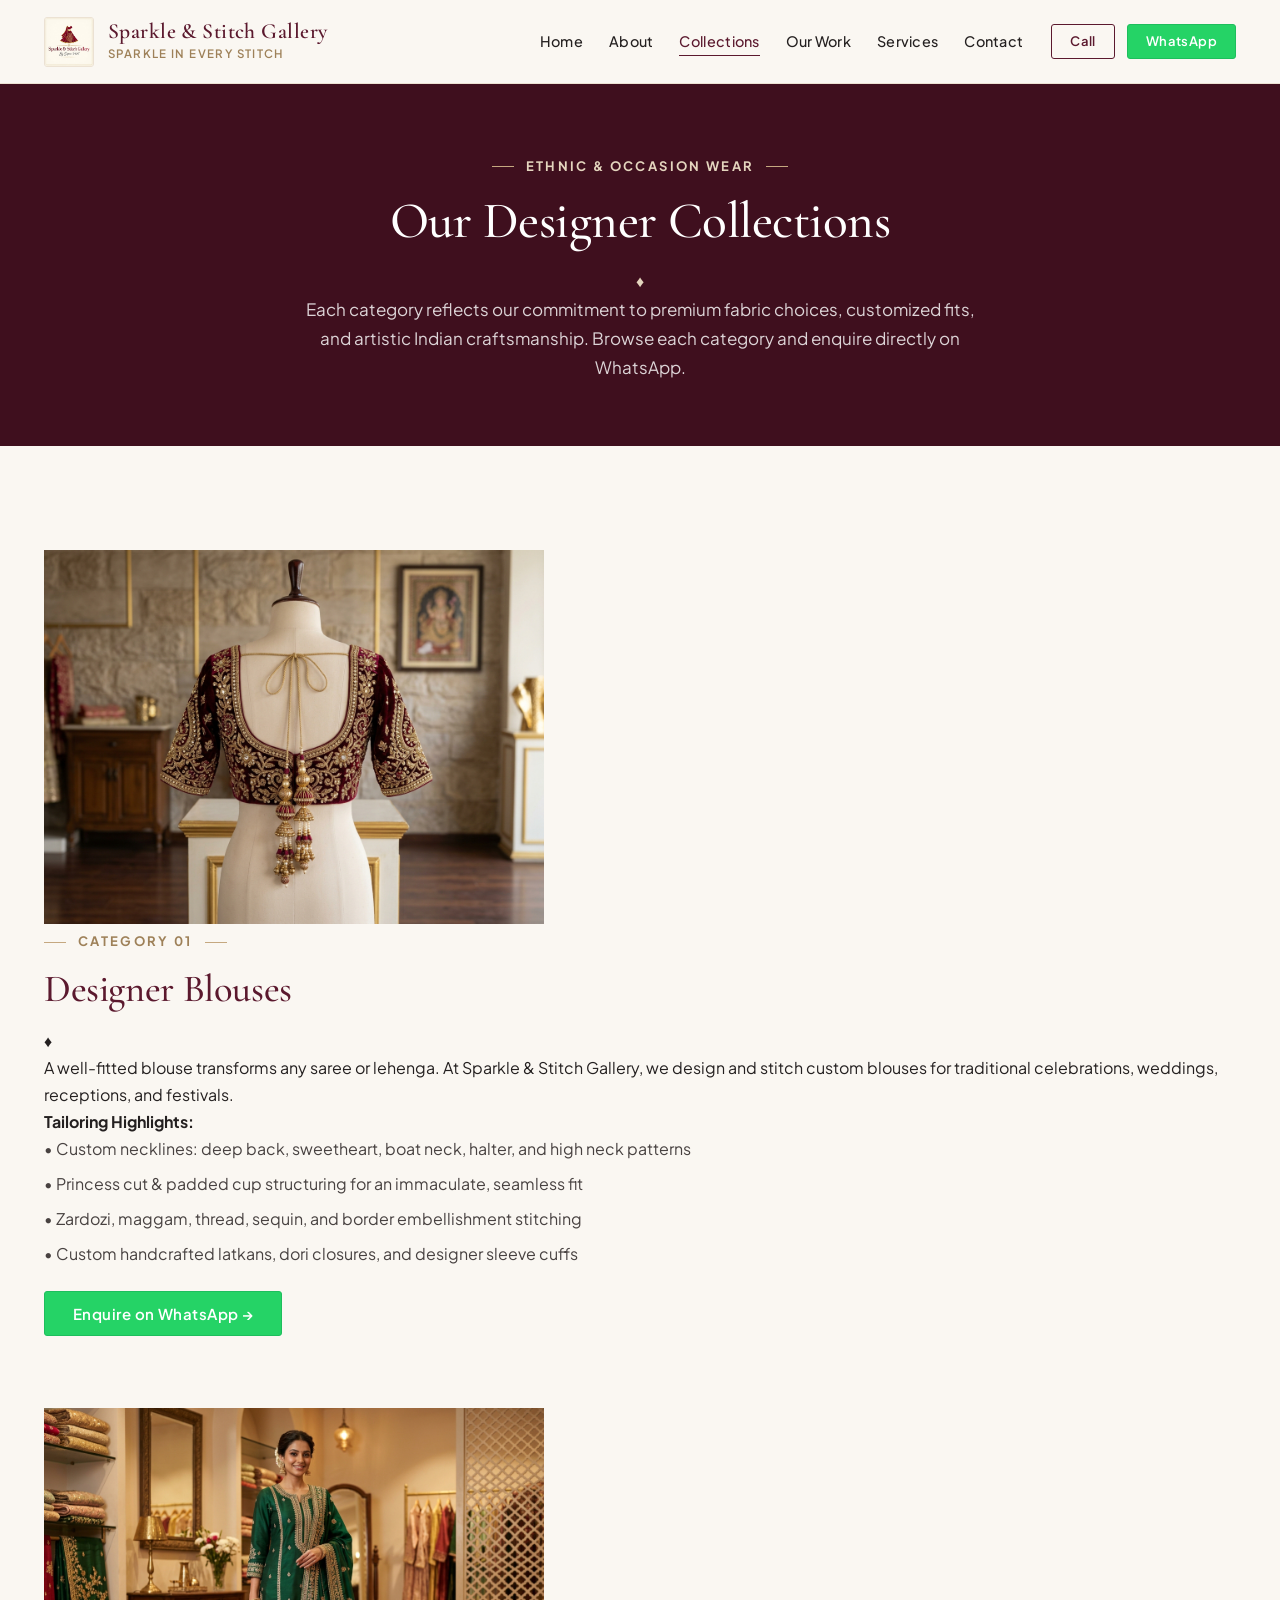
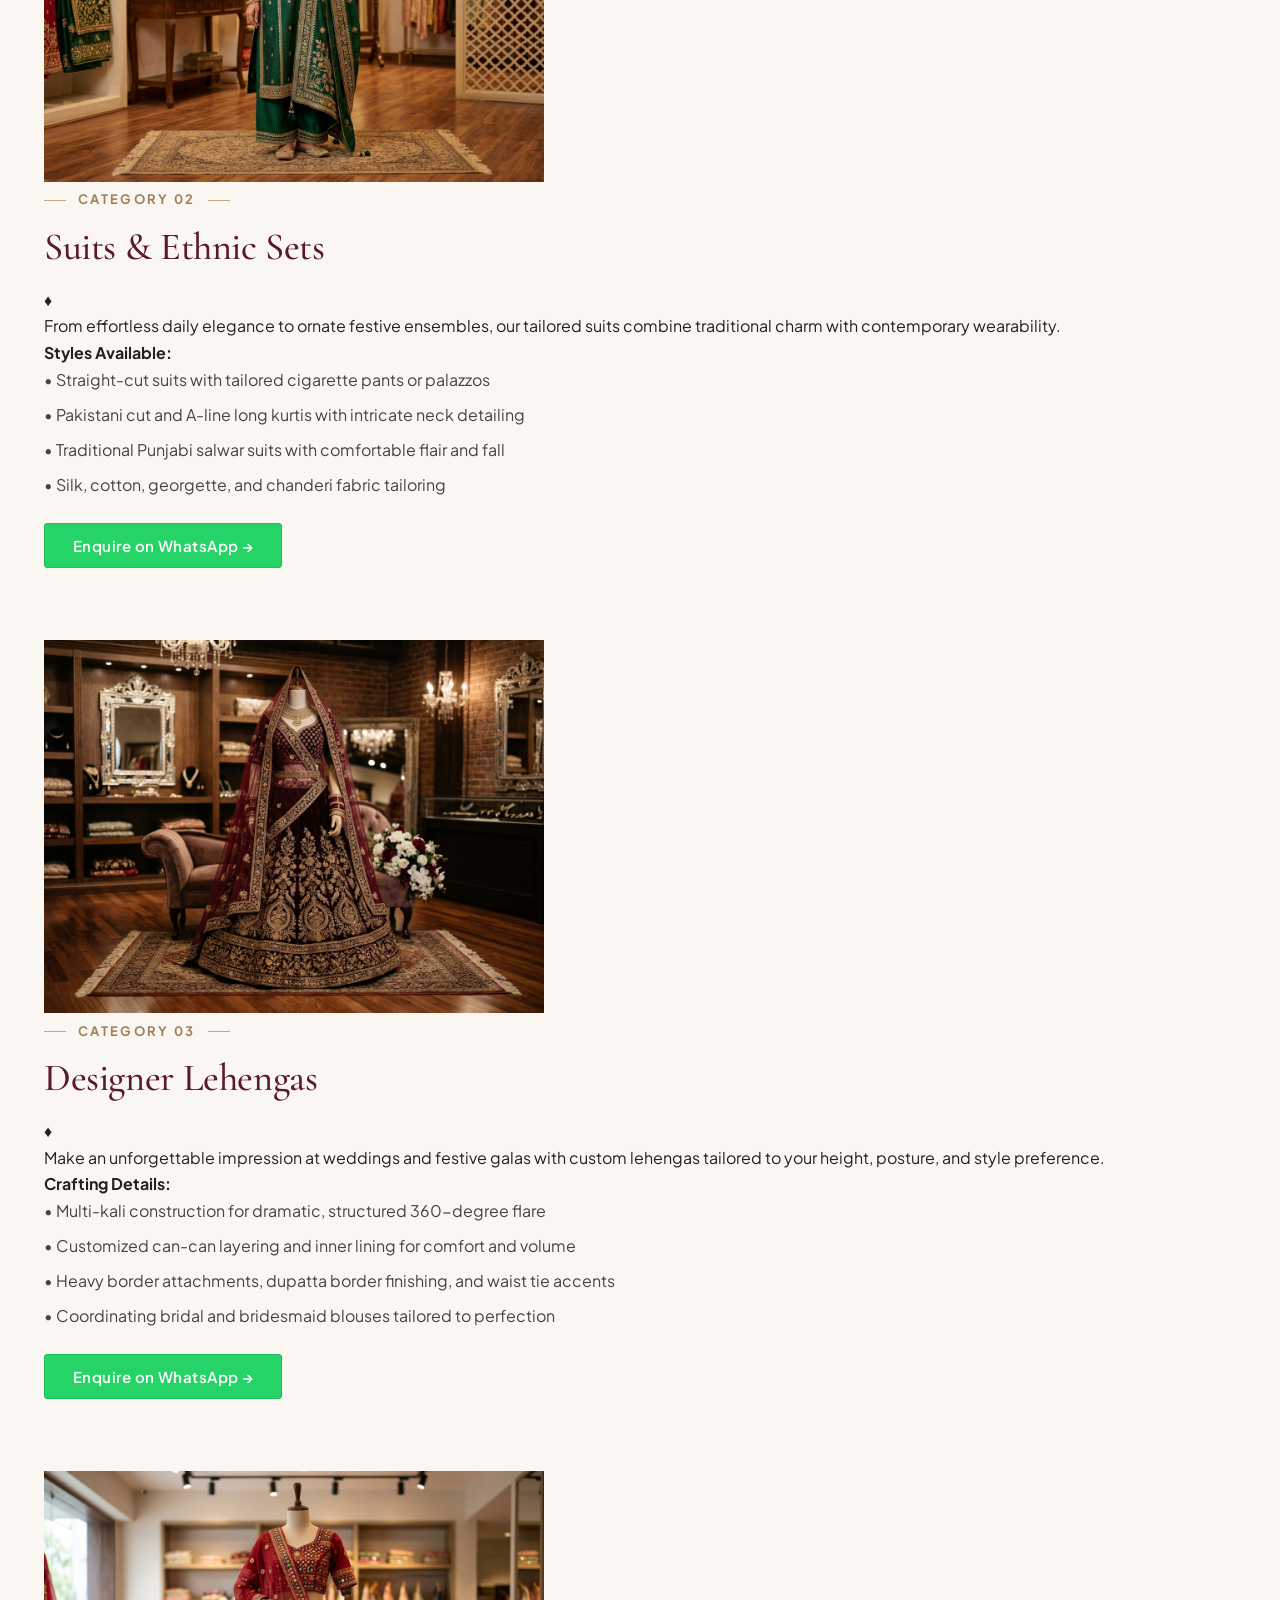
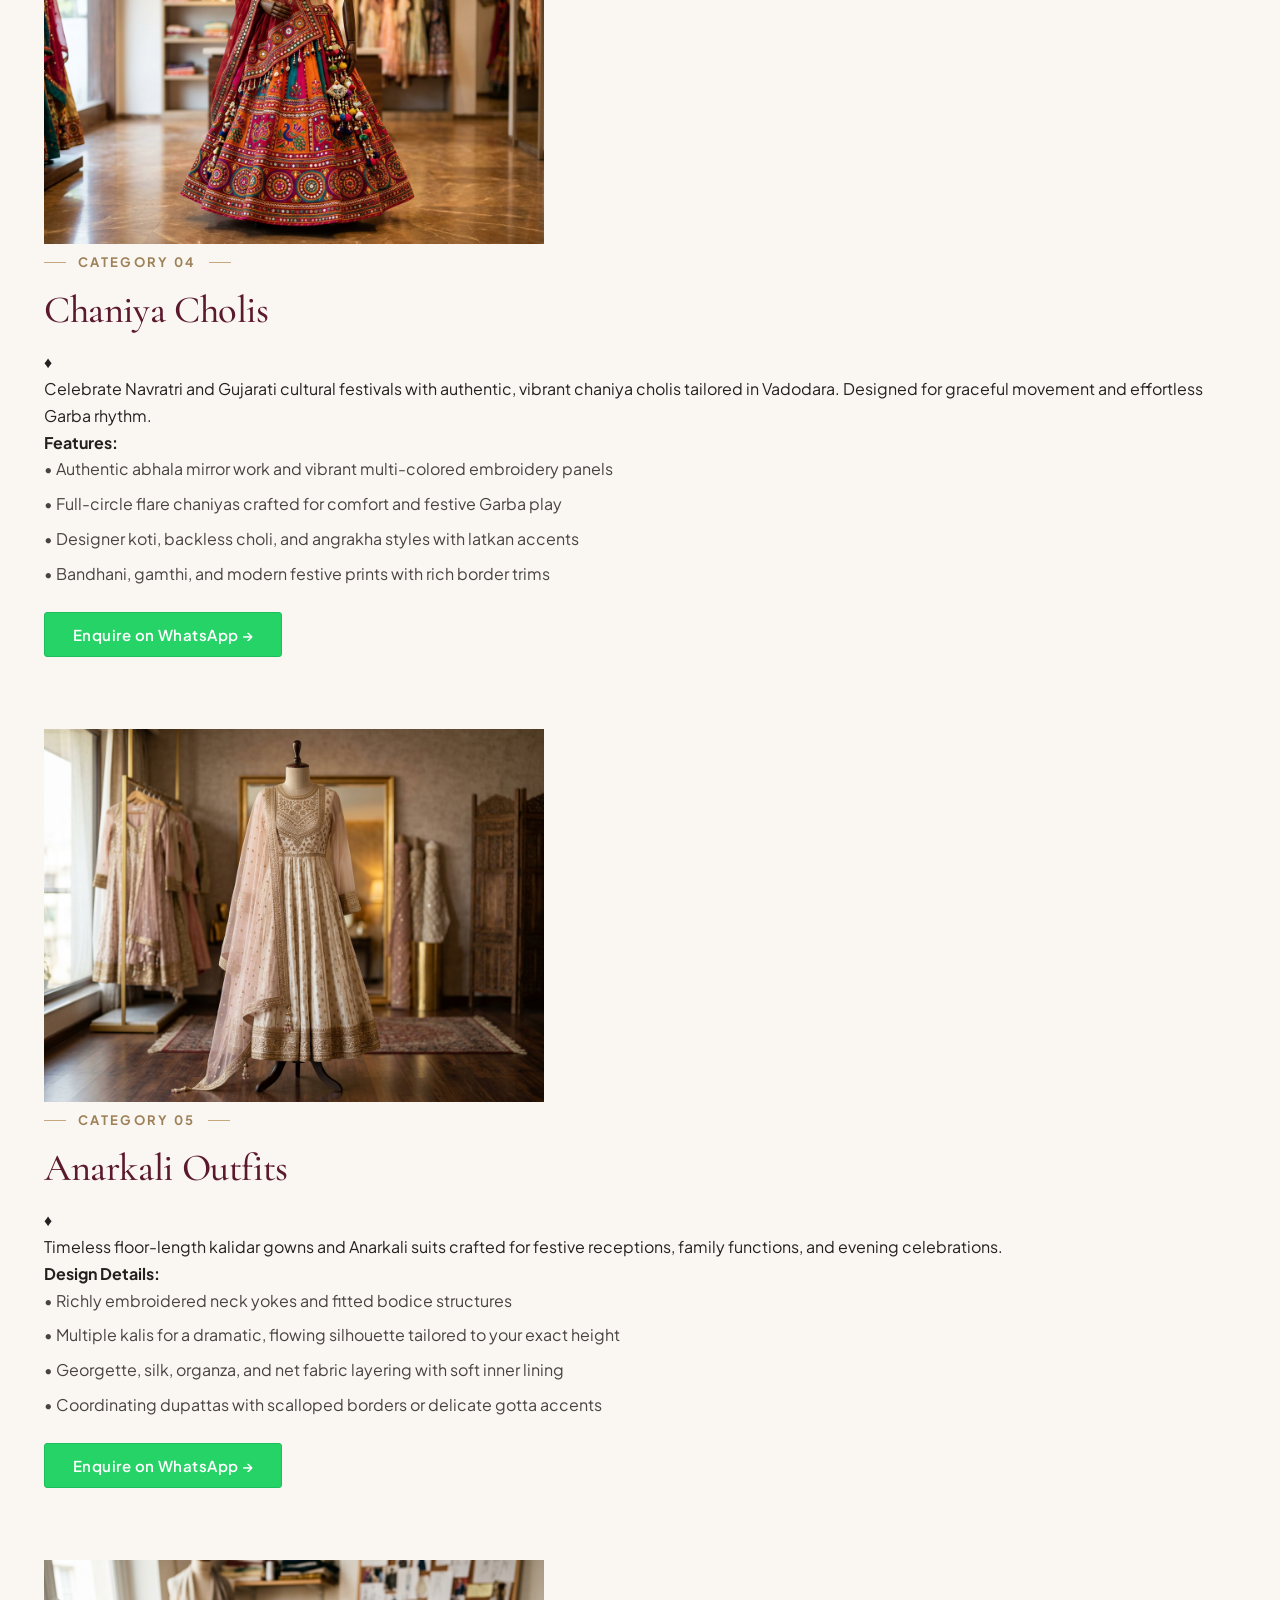
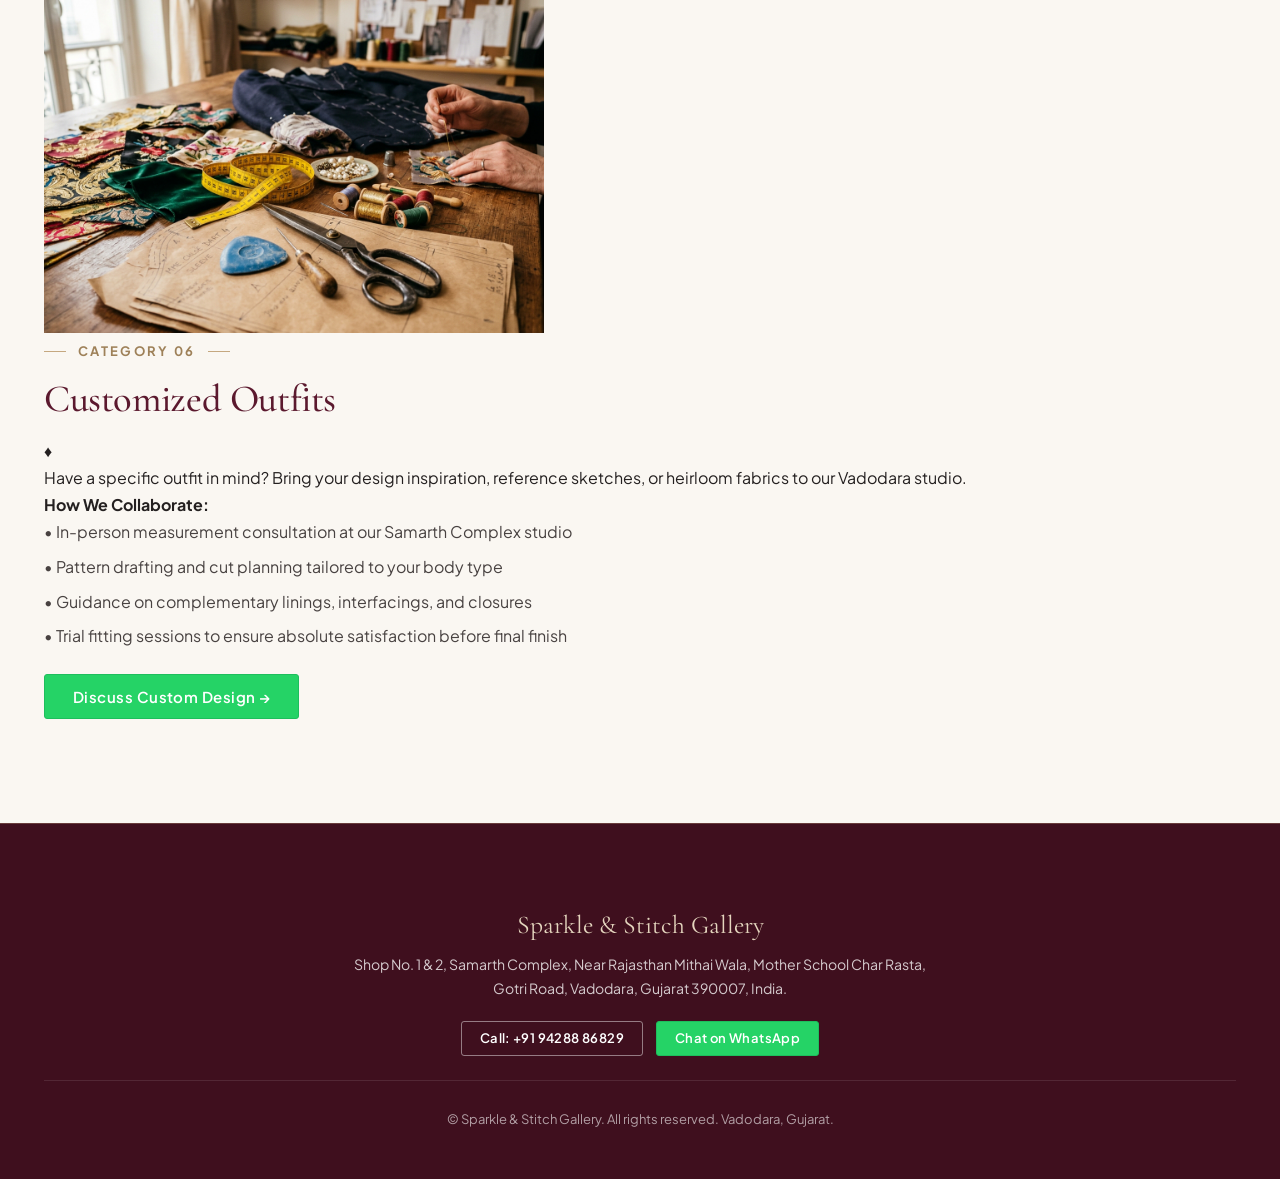
<file: collections.html>
<!DOCTYPE html>
<html lang="en">
<head>
  <meta charset="UTF-8" />
  <meta name="viewport" content="width=device-width, initial-scale=1.0" />
  <title>Our Collections | Sparkle &amp; Stitch Gallery Vadodara</title>
  <meta name="title" content="Our Collections | Sparkle &amp; Stitch Gallery Vadodara" />
  <meta name="description" content="Explore custom-stitched designer blouses, lehengas, Navratri chaniya cholis, suits, and Anarkali outfits at Sparkle &amp; Stitch Gallery, Vadodara." />
  <meta name="keywords" content="Designer blouses Vadodara, Lehengas Vadodara, Chaniya choli Vadodara, Navratri outfits Vadodara, Suits Vadodara, Anarkali Vadodara" />
  <link rel="canonical" href="collections.html" />
  <link rel="icon" type="image/jpeg" href="assets/images/sparkle_and_stitch_logo.jpg" />
  <link rel="preconnect" href="https://fonts.googleapis.com" />
  <link rel="preconnect" href="https://fonts.gstatic.com" crossorigin />
  <link href="https://fonts.googleapis.com/css2?family=Cormorant+Garamond:ital,wght@0,400;0,500;0,600;0,700;1,400;1,600&family=Plus+Jakarta+Sans:wght@300;400;500;600;700&display=swap" rel="stylesheet" />
  <link rel="stylesheet" href="assets/css/style.css" />
</head>
<body>

  <a href="#main-content" class="skip-link">Skip to main content</a>

  <!-- Header -->
  <header class="site-header" role="banner">
    <div class="container nav-container">
      <a href="index.html" class="brand-link" aria-label="Sparkle &amp; Stitch Gallery Home">
        <img src="assets/images/sparkle_and_stitch_logo.jpg" alt="Sparkle &amp; Stitch Gallery Logo" class="brand-logo-img" width="52" height="52" />
        <div class="brand-text">
          <span class="brand-title">Sparkle &amp; Stitch Gallery</span>
          <span class="brand-tagline-sub">Sparkle in Every Stitch</span>
        </div>
      </a>

      <nav class="desktop-nav" aria-label="Primary Navigation">
        <ul class="nav-list">
          <li><a href="index.html#home" class="nav-item-link">Home</a></li>
          <li><a href="index.html#about" class="nav-item-link">About</a></li>
          <li><a href="collections.html" class="nav-item-link active">Collections</a></li>
          <li><a href="gallery.html" class="nav-item-link">Our Work</a></li>
          <li><a href="custom-stitching.html" class="nav-item-link">Services</a></li>
          <li><a href="contact.html" class="nav-item-link">Contact</a></li>
        </ul>
        <div class="nav-actions">
          <a href="tel:+919428886829" class="btn btn-secondary btn-sm">Call</a>
          <a href="https://wa.me/919428886829?text=Hello%20Sparkle%20%26%20Stitch%20Gallery%2C%20I%20would%20like%20to%20enquire%20about%20your%20collections." target="_blank" rel="noopener noreferrer" class="btn btn-whatsapp btn-sm">WhatsApp</a>
        </div>
      </nav>

      <button id="mobile-toggle" class="mobile-toggle" aria-label="Toggle navigation menu" aria-expanded="false" aria-controls="mobile-drawer">
        <span class="mobile-toggle-line"></span>
        <span class="mobile-toggle-line"></span>
        <span class="mobile-toggle-line"></span>
      </button>
    </div>
  </header>

  <!-- Mobile Drawer -->
  <div id="mobile-drawer" class="mobile-drawer" aria-hidden="true">
    <ul class="mobile-nav-list">
      <li><a href="index.html#home" class="mobile-nav-link">Home</a></li>
      <li><a href="index.html#about" class="mobile-nav-link">About the Boutique</a></li>
      <li><a href="collections.html" class="mobile-nav-link active">Our Collections</a></li>
      <li><a href="gallery.html" class="mobile-nav-link">Our Work (Gallery)</a></li>
      <li><a href="custom-stitching.html" class="mobile-nav-link">Services</a></li>
      <li><a href="contact.html" class="mobile-nav-link">Contact &amp; Studio Location</a></li>
    </ul>
    <div class="mobile-drawer-footer">
      <a href="tel:+919428886829" class="btn btn-secondary">Call: +91 94288 86829</a>
      <a href="https://wa.me/919428886829" target="_blank" rel="noopener noreferrer" class="btn btn-whatsapp">Chat on WhatsApp</a>
    </div>
  </div>

  <main id="main-content">
    
    <!-- Hero Banner -->
    <section class="section section-burgundy" style="padding-top: 64px; padding-bottom: 64px;">
      <div class="container text-center" style="text-align: center;">
        <div class="section-eyebrow">Ethnic &amp; Occasion Wear</div>
        <h1 class="section-title">Our Designer Collections</h1>
        <div class="boutique-ornament" style="color: var(--color-gold-light);">&diams;</div>
        <p class="section-description" style="max-width: 680px; margin: 0 auto;">
          Each category reflects our commitment to premium fabric choices, customized fits, and artistic Indian craftsmanship. Browse each category and enquire directly on WhatsApp.
        </p>
      </div>
    </section>

    <!-- Detailed Collections Section -->
    <section class="section">
      <div class="container">
        
        <div style="display: flex; flex-direction: column; gap: 72px;">

          <!-- Category 1: Blouses -->
          <article id="blouses" class="about-grid" style="scroll-margin-top: 100px;">
            <div class="about-visual">
              <div class="about-card-portrait">
                <img src="assets/images/cat-blouses.jpg" alt="Designer bridal and festive blouse tailoring" loading="lazy" width="500" height="625" />
              </div>
            </div>
            <div>
              <div class="section-eyebrow">Category 01</div>
              <h2 class="section-title" style="font-size: 2.4rem;">Designer Blouses</h2>
              <div class="boutique-ornament" aria-hidden="true">&diams;</div>
              <p>
                A well-fitted blouse transforms any saree or lehenga. At Sparkle &amp; Stitch Gallery, we design and stitch custom blouses for traditional celebrations, weddings, receptions, and festivals.
              </p>
              <p>
                <strong>Tailoring Highlights:</strong>
              </p>
              <ul style="margin-bottom: 24px; display: flex; flex-direction: column; gap: 8px; color: var(--color-charcoal-light);">
                <li>&bull; Custom necklines: deep back, sweetheart, boat neck, halter, and high neck patterns</li>
                <li>&bull; Princess cut &amp; padded cup structuring for an immaculate, seamless fit</li>
                <li>&bull; Zardozi, maggam, thread, sequin, and border embellishment stitching</li>
                <li>&bull; Custom handcrafted latkans, dori closures, and designer sleeve cuffs</li>
              </ul>
              <a href="https://wa.me/919428886829?text=Hello%20Sparkle%20%26%20Stitch%20Gallery%2C%20I%20would%20like%20to%20enquire%20about%20your%20Designer%20Blouses%20collection%20and%20stitching." target="_blank" rel="noopener noreferrer" class="btn btn-whatsapp">
                Enquire on WhatsApp &rarr;
              </a>
            </div>
          </article>

          <!-- Category 2: Suits -->
          <article id="suits" class="about-grid" style="scroll-margin-top: 100px;">
            <div style="order: 2;">
              <div class="about-card-portrait">
                <img src="assets/images/cat-suits.jpg" alt="Tailored designer Indian suit and palazzo set" loading="lazy" width="500" height="625" />
              </div>
            </div>
            <div style="order: 1;">
              <div class="section-eyebrow">Category 02</div>
              <h2 class="section-title" style="font-size: 2.4rem;">Suits &amp; Ethnic Sets</h2>
              <div class="boutique-ornament" aria-hidden="true">&diams;</div>
              <p>
                From effortless daily elegance to ornate festive ensembles, our tailored suits combine traditional charm with contemporary wearability.
              </p>
              <p>
                <strong>Styles Available:</strong>
              </p>
              <ul style="margin-bottom: 24px; display: flex; flex-direction: column; gap: 8px; color: var(--color-charcoal-light);">
                <li>&bull; Straight-cut suits with tailored cigarette pants or palazzos</li>
                <li>&bull; Pakistani cut and A-line long kurtis with intricate neck detailing</li>
                <li>&bull; Traditional Punjabi salwar suits with comfortable flair and fall</li>
                <li>&bull; Silk, cotton, georgette, and chanderi fabric tailoring</li>
              </ul>
              <a href="https://wa.me/919428886829?text=Hello%20Sparkle%20%26%20Stitch%20Gallery%2C%20I%20would%20like%20to%20enquire%20about%20your%20Suits%20and%20Ethnic%20Sets%20collection." target="_blank" rel="noopener noreferrer" class="btn btn-whatsapp">
                Enquire on WhatsApp &rarr;
              </a>
            </div>
          </article>

          <!-- Category 3: Lehengas -->
          <article id="lehengas" class="about-grid" style="scroll-margin-top: 100px;">
            <div class="about-visual">
              <div class="about-card-portrait">
                <img src="assets/images/cat-lehengas.jpg" alt="Designer bridal lehenga with royal zari work" loading="lazy" width="500" height="625" />
              </div>
            </div>
            <div>
              <div class="section-eyebrow">Category 03</div>
              <h2 class="section-title" style="font-size: 2.4rem;">Designer Lehengas</h2>
              <div class="boutique-ornament" aria-hidden="true">&diams;</div>
              <p>
                Make an unforgettable impression at weddings and festive galas with custom lehengas tailored to your height, posture, and style preference.
              </p>
              <p>
                <strong>Crafting Details:</strong>
              </p>
              <ul style="margin-bottom: 24px; display: flex; flex-direction: column; gap: 8px; color: var(--color-charcoal-light);">
                <li>&bull; Multi-kali construction for dramatic, structured 360-degree flare</li>
                <li>&bull; Customized can-can layering and inner lining for comfort and volume</li>
                <li>&bull; Heavy border attachments, dupatta border finishing, and waist tie accents</li>
                <li>&bull; Coordinating bridal and bridesmaid blouses tailored to perfection</li>
              </ul>
              <a href="https://wa.me/919428886829?text=Hello%20Sparkle%20%26%20Stitch%20Gallery%2C%20I%20would%20like%20to%20enquire%20about%20your%20Designer%20Lehengas%20collection." target="_blank" rel="noopener noreferrer" class="btn btn-whatsapp">
                Enquire on WhatsApp &rarr;
              </a>
            </div>
          </article>

          <!-- Category 4: Chaniya Cholis -->
          <article id="chaniya-cholis" class="about-grid" style="scroll-margin-top: 100px;">
            <div style="order: 2;">
              <div class="about-card-portrait">
                <img src="assets/images/cat-chaniya-choli.jpg" alt="Traditional Gujarati festive chaniya choli for Navratri" loading="lazy" width="500" height="625" />
              </div>
            </div>
            <div style="order: 1;">
              <div class="section-eyebrow">Category 04</div>
              <h2 class="section-title" style="font-size: 2.4rem;">Chaniya Cholis</h2>
              <div class="boutique-ornament" aria-hidden="true">&diams;</div>
              <p>
                Celebrate Navratri and Gujarati cultural festivals with authentic, vibrant chaniya cholis tailored in Vadodara. Designed for graceful movement and effortless Garba rhythm.
              </p>
              <p>
                <strong>Features:</strong>
              </p>
              <ul style="margin-bottom: 24px; display: flex; flex-direction: column; gap: 8px; color: var(--color-charcoal-light);">
                <li>&bull; Authentic abhala mirror work and vibrant multi-colored embroidery panels</li>
                <li>&bull; Full-circle flare chaniyas crafted for comfort and festive Garba play</li>
                <li>&bull; Designer koti, backless choli, and angrakha styles with latkan accents</li>
                <li>&bull; Bandhani, gamthi, and modern festive prints with rich border trims</li>
              </ul>
              <a href="https://wa.me/919428886829?text=Hello%20Sparkle%20%26%20Stitch%20Gallery%2C%20I%20would%20like%20to%20enquire%20about%20your%20Chaniya%20Cholis%20collection%20for%20Navratri." target="_blank" rel="noopener noreferrer" class="btn btn-whatsapp">
                Enquire on WhatsApp &rarr;
              </a>
            </div>
          </article>

          <!-- Category 5: Anarkalis -->
          <article id="anarkalis" class="about-grid" style="scroll-margin-top: 100px;">
            <div class="about-visual">
              <div class="about-card-portrait">
                <img src="assets/images/cat-anarkali.jpg" alt="Graceful floor-length designer Anarkali suit" loading="lazy" width="500" height="625" />
              </div>
            </div>
            <div>
              <div class="section-eyebrow">Category 05</div>
              <h2 class="section-title" style="font-size: 2.4rem;">Anarkali Outfits</h2>
              <div class="boutique-ornament" aria-hidden="true">&diams;</div>
              <p>
                Timeless floor-length kalidar gowns and Anarkali suits crafted for festive receptions, family functions, and evening celebrations.
              </p>
              <p>
                <strong>Design Details:</strong>
              </p>
              <ul style="margin-bottom: 24px; display: flex; flex-direction: column; gap: 8px; color: var(--color-charcoal-light);">
                <li>&bull; Richly embroidered neck yokes and fitted bodice structures</li>
                <li>&bull; Multiple kalis for a dramatic, flowing silhouette tailored to your exact height</li>
                <li>&bull; Georgette, silk, organza, and net fabric layering with soft inner lining</li>
                <li>&bull; Coordinating dupattas with scalloped borders or delicate gotta accents</li>
              </ul>
              <a href="https://wa.me/919428886829?text=Hello%20Sparkle%20%26%20Stitch%20Gallery%2C%20I%20would%20like%20to%20enquire%20about%20your%20Anarkali%20Outfits%20collection." target="_blank" rel="noopener noreferrer" class="btn btn-whatsapp">
                Enquire on WhatsApp &rarr;
              </a>
            </div>
          </article>

          <!-- Category 6: Customized Outfits -->
          <article id="customized" class="about-grid" style="scroll-margin-top: 100px;">
            <div style="order: 2;">
              <div class="about-card-portrait">
                <img src="assets/images/cat-customized.jpg" alt="Custom tailored women's wear craft and measurements" loading="lazy" width="500" height="625" />
              </div>
            </div>
            <div style="order: 1;">
              <div class="section-eyebrow">Category 06</div>
              <h2 class="section-title" style="font-size: 2.4rem;">Customized Outfits</h2>
              <div class="boutique-ornament" aria-hidden="true">&diams;</div>
              <p>
                Have a specific outfit in mind? Bring your design inspiration, reference sketches, or heirloom fabrics to our Vadodara studio.
              </p>
              <p>
                <strong>How We Collaborate:</strong>
              </p>
              <ul style="margin-bottom: 24px; display: flex; flex-direction: column; gap: 8px; color: var(--color-charcoal-light);">
                <li>&bull; In-person measurement consultation at our Samarth Complex studio</li>
                <li>&bull; Pattern drafting and cut planning tailored to your body type</li>
                <li>&bull; Guidance on complementary linings, interfacings, and closures</li>
                <li>&bull; Trial fitting sessions to ensure absolute satisfaction before final finish</li>
              </ul>
              <a href="https://wa.me/919428886829?text=Hello%20Sparkle%20%26%20Stitch%20Gallery%2C%20I%20have%20a%20customized%20outfit%20requirement%20to%20discuss." target="_blank" rel="noopener noreferrer" class="btn btn-whatsapp">
                Discuss Custom Design &rarr;
              </a>
            </div>
          </article>

        </div>

      </div>
    </section>

  </main>

  <!-- Footer -->
  <footer class="site-footer" role="contentinfo">
    <div class="container text-center" style="text-align: center;">
      <div class="footer-brand-title">Sparkle &amp; Stitch Gallery</div>
      <p class="footer-brand-desc" style="max-width: 600px; margin: 0 auto 20px auto;">
        Shop No. 1 &amp; 2, Samarth Complex, Near Rajasthan Mithai Wala, Mother School Char Rasta, Gotri Road, Vadodara, Gujarat 390007, India.
      </p>
      <div style="margin-bottom: 24px;">
        <a href="tel:+919428886829" class="btn btn-outline-white btn-sm">Call: +91 94288 86829</a>
        <a href="https://wa.me/919428886829" target="_blank" rel="noopener noreferrer" class="btn btn-whatsapp btn-sm" style="margin-left: 10px;">Chat on WhatsApp</a>
      </div>
      <div class="footer-bottom" style="justify-content: center;">
        &copy; Sparkle &amp; Stitch Gallery. All rights reserved. Vadodara, Gujarat.
      </div>
    </div>
  </footer>

  <aside class="mobile-sticky-bar" aria-label="Quick contact actions">
    <a href="tel:+919428886829" class="mobile-sticky-btn mobile-sticky-call">Call Studio</a>
    <a href="https://wa.me/919428886829" target="_blank" rel="noopener noreferrer" class="mobile-sticky-btn mobile-sticky-wa">WhatsApp</a>
  </aside>

  <script type="module" src="assets/js/main.js"></script>
</body>
</html>
</file>
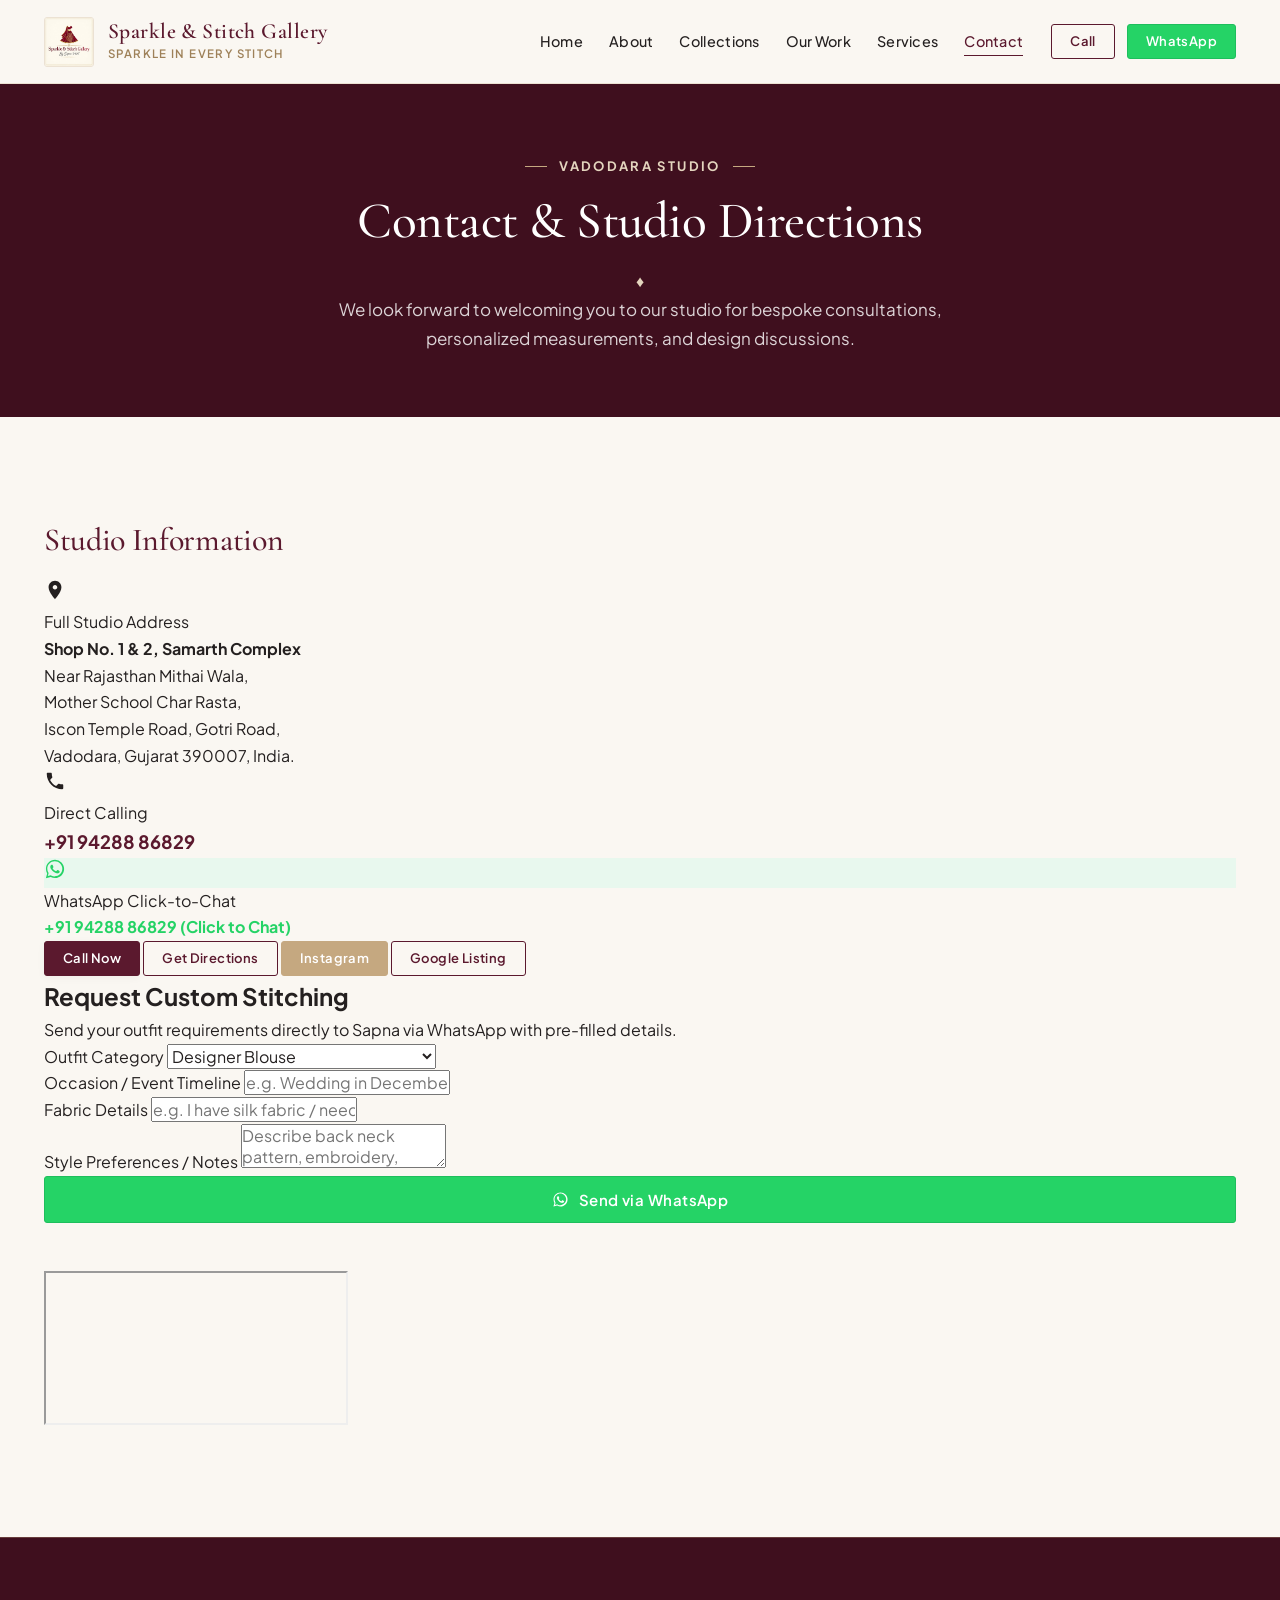
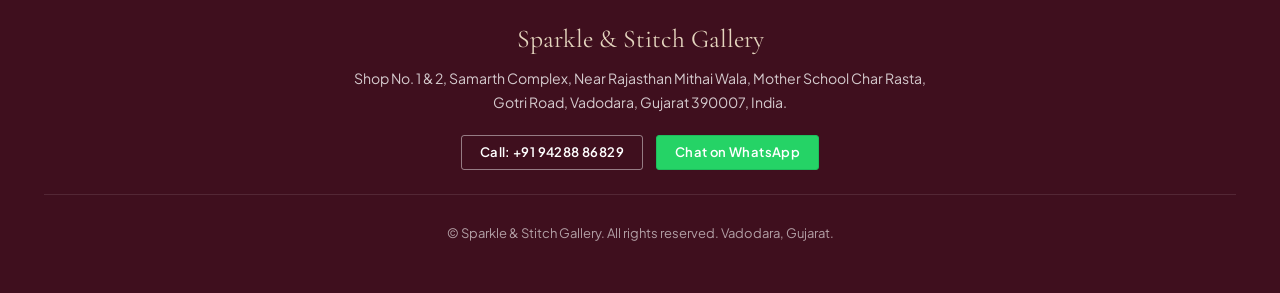
<file: contact.html>
<!DOCTYPE html>
<html lang="en">
<head>
  <meta charset="UTF-8" />
  <meta name="viewport" content="width=device-width, initial-scale=1.0" />
  <title>Contact &amp; Studio Location | Sparkle &amp; Stitch Gallery Vadodara</title>
  <meta name="title" content="Contact &amp; Studio Location | Sparkle &amp; Stitch Gallery Vadodara" />
  <meta name="description" content="Visit Sparkle &amp; Stitch Gallery at Samarth Complex, Gotri Road, Vadodara. Call +91 94288 86829 or chat on WhatsApp for custom stitching and designer wear consultations." />
  <meta name="keywords" content="Boutique in Vadodara contact, Gotri Road fashion designer, Samarth Complex tailor Vadodara, Sparkle and Stitch Gallery address" />
  <link rel="canonical" href="contact.html" />
  <link rel="icon" type="image/jpeg" href="assets/images/sparkle_and_stitch_logo.jpg" />
  <link rel="preconnect" href="https://fonts.googleapis.com" />
  <link rel="preconnect" href="https://fonts.gstatic.com" crossorigin />
  <link href="https://fonts.googleapis.com/css2?family=Cormorant+Garamond:ital,wght@0,400;0,500;0,600;0,700;1,400;1,600&family=Plus+Jakarta+Sans:wght@300;400;500;600;700&display=swap" rel="stylesheet" />
  <link rel="stylesheet" href="assets/css/style.css" />
</head>
<body>

  <a href="#main-content" class="skip-link">Skip to main content</a>

  <!-- Header -->
  <header class="site-header" role="banner">
    <div class="container nav-container">
      <a href="index.html" class="brand-link" aria-label="Sparkle &amp; Stitch Gallery Home">
        <img src="assets/images/sparkle_and_stitch_logo.jpg" alt="Sparkle &amp; Stitch Gallery Logo" class="brand-logo-img" width="52" height="52" />
        <div class="brand-text">
          <span class="brand-title">Sparkle &amp; Stitch Gallery</span>
          <span class="brand-tagline-sub">Sparkle in Every Stitch</span>
        </div>
      </a>

      <nav class="desktop-nav" aria-label="Primary Navigation">
        <ul class="nav-list">
          <li><a href="index.html#home" class="nav-item-link">Home</a></li>
          <li><a href="index.html#about" class="nav-item-link">About</a></li>
          <li><a href="collections.html" class="nav-item-link">Collections</a></li>
          <li><a href="gallery.html" class="nav-item-link">Our Work</a></li>
          <li><a href="custom-stitching.html" class="nav-item-link">Services</a></li>
          <li><a href="contact.html" class="nav-item-link active">Contact</a></li>
        </ul>
        <div class="nav-actions">
          <a href="tel:+919428886829" class="btn btn-secondary btn-sm">Call</a>
          <a href="https://wa.me/919428886829?text=Hello%20Sparkle%20%26%20Stitch%20Gallery%2C%20I%20would%20like%20to%20enquire%20about%20your%20services." target="_blank" rel="noopener noreferrer" class="btn btn-whatsapp btn-sm">WhatsApp</a>
        </div>
      </nav>

      <button id="mobile-toggle" class="mobile-toggle" aria-label="Toggle navigation menu" aria-expanded="false" aria-controls="mobile-drawer">
        <span class="mobile-toggle-line"></span>
        <span class="mobile-toggle-line"></span>
        <span class="mobile-toggle-line"></span>
      </button>
    </div>
  </header>

  <!-- Mobile Drawer -->
  <div id="mobile-drawer" class="mobile-drawer" aria-hidden="true">
    <ul class="mobile-nav-list">
      <li><a href="index.html#home" class="mobile-nav-link">Home</a></li>
      <li><a href="index.html#about" class="mobile-nav-link">About the Boutique</a></li>
      <li><a href="collections.html" class="mobile-nav-link">Our Collections</a></li>
      <li><a href="gallery.html" class="mobile-nav-link">Our Work (Gallery)</a></li>
      <li><a href="custom-stitching.html" class="mobile-nav-link">Services</a></li>
      <li><a href="contact.html" class="mobile-nav-link active">Contact &amp; Studio Location</a></li>
    </ul>
    <div class="mobile-drawer-footer">
      <a href="tel:+919428886829" class="btn btn-secondary">Call: +91 94288 86829</a>
      <a href="https://wa.me/919428886829" target="_blank" rel="noopener noreferrer" class="btn btn-whatsapp">Chat on WhatsApp</a>
    </div>
  </div>

  <main id="main-content">
    
    <!-- Hero Banner -->
    <section class="section section-burgundy" style="padding-top: 64px; padding-bottom: 64px;">
      <div class="container text-center" style="text-align: center;">
        <div class="section-eyebrow">Vadodara Studio</div>
        <h1 class="section-title">Contact &amp; Studio Directions</h1>
        <div class="boutique-ornament" style="color: var(--color-gold-light);">&diams;</div>
        <p class="section-description" style="max-width: 680px; margin: 0 auto;">
          We look forward to welcoming you to our studio for bespoke consultations, personalized measurements, and design discussions.
        </p>
      </div>
    </section>

    <!-- Contact & Builder Section -->
    <section class="section">
      <div class="container">
        
        <div class="contact-grid">
          
          <!-- Information Card -->
          <div class="contact-info-panel">
            
            <div class="contact-card-box">
              <h2 class="section-title" style="font-size: 2rem; margin-bottom: 20px;">Studio Information</h2>
              
              <!-- Address -->
              <div class="contact-detail-row">
                <div class="contact-icon-bubble">
                  <svg width="22" height="22" viewBox="0 0 24 24" fill="currentColor"><path d="M12 2C8.13 2 5 5.13 5 9c0 5.25 7 13 7 13s7-7.75 7-13c0-3.87-3.13-7-7-7zm0 9.5c-1.38 0-2.5-1.12-2.5-2.5s1.12-2.5 2.5-2.5 2.5 1.12 2.5 2.5-1.12 2.5-2.5 2.5z"/></svg>
                </div>
                <div>
                  <div class="contact-detail-title">Full Studio Address</div>
                  <div class="contact-detail-value">
                    <strong>Shop No. 1 &amp; 2, Samarth Complex</strong><br />
                    Near Rajasthan Mithai Wala,<br />
                    Mother School Char Rasta,<br />
                    Iscon Temple Road, Gotri Road,<br />
                    Vadodara, Gujarat 390007, India.
                  </div>
                </div>
              </div>

              <!-- Phone -->
              <div class="contact-detail-row">
                <div class="contact-icon-bubble">
                  <svg width="22" height="22" viewBox="0 0 24 24" fill="currentColor"><path d="M6.62 10.79c1.44 2.83 3.76 5.15 6.59 6.59l2.2-2.2c.28-.28.67-.36 1.02-.25 1.12.37 2.32.57 3.57.57.55 0 1 .45 1 1V20c0 .55-.45 1-1 1-9.39 0-17-7.61-17-17 0-.55.45-1 1-1h3.5c.55 0 1 .45 1 1 0 1.25.2 2.45.57 3.57.11.35.03.74-.25 1.02l-2.2 2.2z"/></svg>
                </div>
                <div>
                  <div class="contact-detail-title">Direct Calling</div>
                  <div class="contact-detail-value">
                    <a href="tel:+919428886829" style="color: var(--color-burgundy); font-weight: 700; font-size: 1.15rem;">+91 94288 86829</a>
                  </div>
                </div>
              </div>

              <!-- WhatsApp -->
              <div class="contact-detail-row">
                <div class="contact-icon-bubble" style="background-color: #E8F8EE; color: #25D366;">
                  <svg width="22" height="22" viewBox="0 0 24 24" fill="currentColor"><path d="M12.04 2c-5.46 0-9.91 4.45-9.91 9.91 0 1.75.46 3.45 1.32 4.95L2.05 22l5.25-1.38c1.45.79 3.08 1.21 4.74 1.21 5.46 0 9.91-4.45 9.91-9.91 0-2.65-1.03-5.14-2.9-7.01A9.816 9.816 0 0 0 12.04 2zm0 18.15c-1.52 0-3.01-.41-4.32-1.19l-.31-.18-3.21.84.86-3.13-.2-.32a8.196 8.196 0 0 1-1.26-4.36c0-4.51 3.67-8.18 8.19-8.18 2.19 0 4.24.85 5.79 2.4 1.54 1.55 2.4 3.6 2.4 5.79 0 4.51-3.68 8.17-8.25 8.17zm4.49-6.13c-.25-.13-1.47-.72-1.7-.81-.23-.08-.39-.13-.56.13-.17.25-.64.81-.79.97-.14.17-.29.19-.54.06-.25-.13-1.06-.39-2.02-1.25-.75-.67-1.26-1.5-1.4-1.75-.15-.25-.02-.39.11-.51.11-.11.25-.29.37-.43.13-.15.17-.25.25-.42.08-.17.04-.32-.02-.45-.06-.13-.56-1.35-.77-1.85-.2-.49-.41-.42-.56-.43h-.48c-.17 0-.44.06-.67.31-.23.25-.88.86-.88 2.1 0 1.24.9 2.44 1.03 2.61.13.17 1.78 2.72 4.31 3.81.6.26 1.07.41 1.44.53.61.19 1.16.17 1.6.1.49-.07 1.47-.6 1.68-1.18.21-.58.21-1.07.15-1.18-.06-.11-.23-.18-.48-.3z"/></svg>
                </div>
                <div>
                  <div class="contact-detail-title">WhatsApp Click-to-Chat</div>
                  <div class="contact-detail-value">
                    <a href="https://wa.me/919428886829?text=Hello%20Sparkle%20%26%20Stitch%20Gallery%2C%20I%20would%20like%20to%20enquire%20about%20your%20services." target="_blank" rel="noopener noreferrer" style="color: #25D366; font-weight: 700;">+91 94288 86829 (Click to Chat)</a>
                  </div>
                </div>
              </div>

              <!-- Quick Buttons -->
              <div class="contact-actions-bar">
                <a href="tel:+919428886829" class="btn btn-primary btn-sm">Call Now</a>
                <a href="https://www.google.com/maps/search/?api=1&query=Sparkle+%26+Stitch+Gallery+Shop+No+1+2+Samarth+Complex+Gotri+Road+Vadodara+Gujarat+390007" target="_blank" rel="noopener noreferrer" class="btn btn-secondary btn-sm">Get Directions</a>
                <a href="https://www.instagram.com/sparkle_and_stitch_gallery" target="_blank" rel="noopener noreferrer" class="btn btn-gold btn-sm">Instagram</a>
                <a href="https://www.google.com/search?q=Sparkel+and+stitch+gallery" target="_blank" rel="noopener noreferrer" class="btn btn-secondary btn-sm">Google Listing</a>
              </div>

            </div>

          </div>

          <!-- Interactive Custom Outfit Enquiry Builder -->
          <div class="enquiry-builder-card">
            <h2 class="enquiry-builder-title">Request Custom Stitching</h2>
            <p class="enquiry-builder-desc">
              Send your outfit requirements directly to Sapna via WhatsApp with pre-filled details.
            </p>

            <form id="outfit-enquiry-form">
              
              <div class="form-group">
                <label for="enquiry-outfit-type" class="form-label">Outfit Category</label>
                <select id="enquiry-outfit-type" class="form-control">
                  <option value="Designer Blouse">Designer Blouse</option>
                  <option value="Designer Lehenga">Designer Lehenga</option>
                  <option value="Chaniya Choli">Chaniya Choli (Navratri / Festival)</option>
                  <option value="Suit / Salwar Kameez">Suit / Ethnic Set</option>
                  <option value="Anarkali Outfit">Anarkali Outfit</option>
                  <option value="Customized Outfit Design">Customized Outfit Design</option>
                </select>
              </div>

              <div class="form-group">
                <label for="enquiry-occasion" class="form-label">Occasion / Event Timeline</label>
                <input type="text" id="enquiry-occasion" class="form-control" placeholder="e.g. Wedding in December, Navratri, Party" />
              </div>

              <div class="form-group">
                <label for="enquiry-fabric" class="form-label">Fabric Details</label>
                <input type="text" id="enquiry-fabric" class="form-control" placeholder="e.g. I have silk fabric / need fabric guidance" />
              </div>

              <div class="form-group">
                <label for="enquiry-notes" class="form-label">Style Preferences / Notes</label>
                <textarea id="enquiry-notes" class="form-control" placeholder="Describe back neck pattern, embroidery, sleeves, or attach pictures in WhatsApp..."></textarea>
              </div>

              <button type="submit" class="btn btn-whatsapp" style="width: 100%;">
                <svg class="btn-icon" viewBox="0 0 24 24" aria-hidden="true"><path d="M12.04 2c-5.46 0-9.91 4.45-9.91 9.91 0 1.75.46 3.45 1.32 4.95L2.05 22l5.25-1.38c1.45.79 3.08 1.21 4.74 1.21 5.46 0 9.91-4.45 9.91-9.91 0-2.65-1.03-5.14-2.9-7.01A9.816 9.816 0 0 0 12.04 2zm0 18.15c-1.52 0-3.01-.41-4.32-1.19l-.31-.18-3.21.84.86-3.13-.2-.32a8.196 8.196 0 0 1-1.26-4.36c0-4.51 3.67-8.18 8.19-8.18 2.19 0 4.24.85 5.79 2.4 1.54 1.55 2.4 3.6 2.4 5.79 0 4.51-3.68 8.17-8.25 8.17zm4.49-6.13c-.25-.13-1.47-.72-1.7-.81-.23-.08-.39-.13-.56.13-.17.25-.64.81-.79.97-.14.17-.29.19-.54.06-.25-.13-1.06-.39-2.02-1.25-.75-.67-1.26-1.5-1.4-1.75-.15-.25-.02-.39.11-.51.11-.11.25-.29.37-.43.13-.15.17-.25.25-.42.08-.17.04-.32-.02-.45-.06-.13-.56-1.35-.77-1.85-.2-.49-.41-.42-.56-.43h-.48c-.17 0-.44.06-.67.31-.23.25-.88.86-.88 2.1 0 1.24.9 2.44 1.03 2.61.13.17 1.78 2.72 4.31 3.81.6.26 1.07.41 1.44.53.61.19 1.16.17 1.6.1.49-.07 1.47-.6 1.68-1.18.21-.58.21-1.07.15-1.18-.06-.11-.23-.18-.48-.3z"/></svg>
                <span>Send via WhatsApp</span>
              </button>

            </form>
          </div>

        </div>

        <!-- Embedded Map -->
        <div class="map-frame-wrapper" style="margin-top: 48px;">
          <iframe 
            src="https://maps.google.com/maps?q=Samarth%20Complex%2C%20Gotri%20Road%2C%20Vadodara%2C%20Gujarat%20390007&t=&z=15&ie=UTF8&iwloc=&output=embed" 
            title="Sparkle &amp; Stitch Gallery Location on Google Maps, Samarth Complex, Vadodara" 
            loading="lazy" 
            allowfullscreen>
          </iframe>
        </div>

      </div>
    </section>

  </main>

  <!-- Footer -->
  <footer class="site-footer" role="contentinfo">
    <div class="container text-center" style="text-align: center;">
      <div class="footer-brand-title">Sparkle &amp; Stitch Gallery</div>
      <p class="footer-brand-desc" style="max-width: 600px; margin: 0 auto 20px auto;">
        Shop No. 1 &amp; 2, Samarth Complex, Near Rajasthan Mithai Wala, Mother School Char Rasta, Gotri Road, Vadodara, Gujarat 390007, India.
      </p>
      <div style="margin-bottom: 24px;">
        <a href="tel:+919428886829" class="btn btn-outline-white btn-sm">Call: +91 94288 86829</a>
        <a href="https://wa.me/919428886829" target="_blank" rel="noopener noreferrer" class="btn btn-whatsapp btn-sm" style="margin-left: 10px;">Chat on WhatsApp</a>
      </div>
      <div class="footer-bottom" style="justify-content: center;">
        &copy; Sparkle &amp; Stitch Gallery. All rights reserved. Vadodara, Gujarat.
      </div>
    </div>
  </footer>

  <aside class="mobile-sticky-bar" aria-label="Quick contact actions">
    <a href="tel:+919428886829" class="mobile-sticky-btn mobile-sticky-call">Call Studio</a>
    <a href="https://wa.me/919428886829" target="_blank" rel="noopener noreferrer" class="mobile-sticky-btn mobile-sticky-wa">WhatsApp</a>
  </aside>

  <script type="module" src="assets/js/main.js"></script>
</body>
</html>
</file>
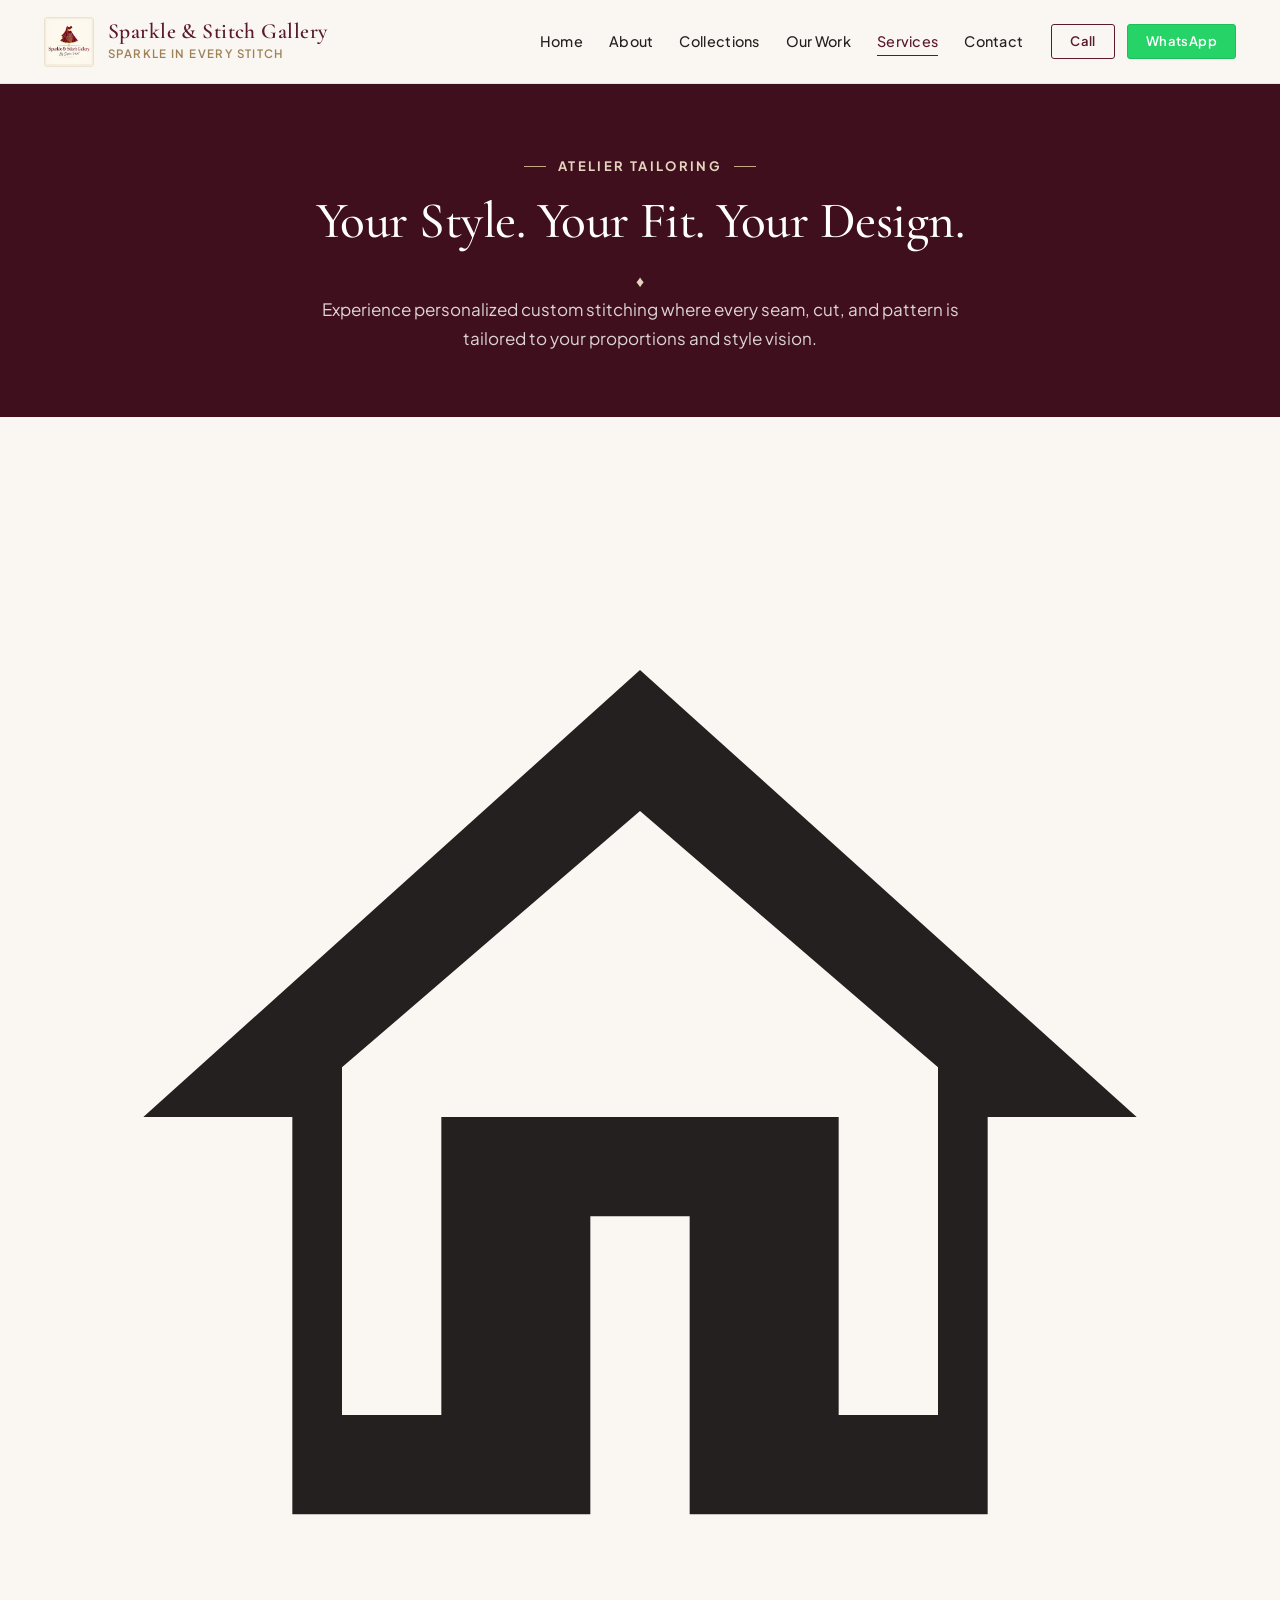
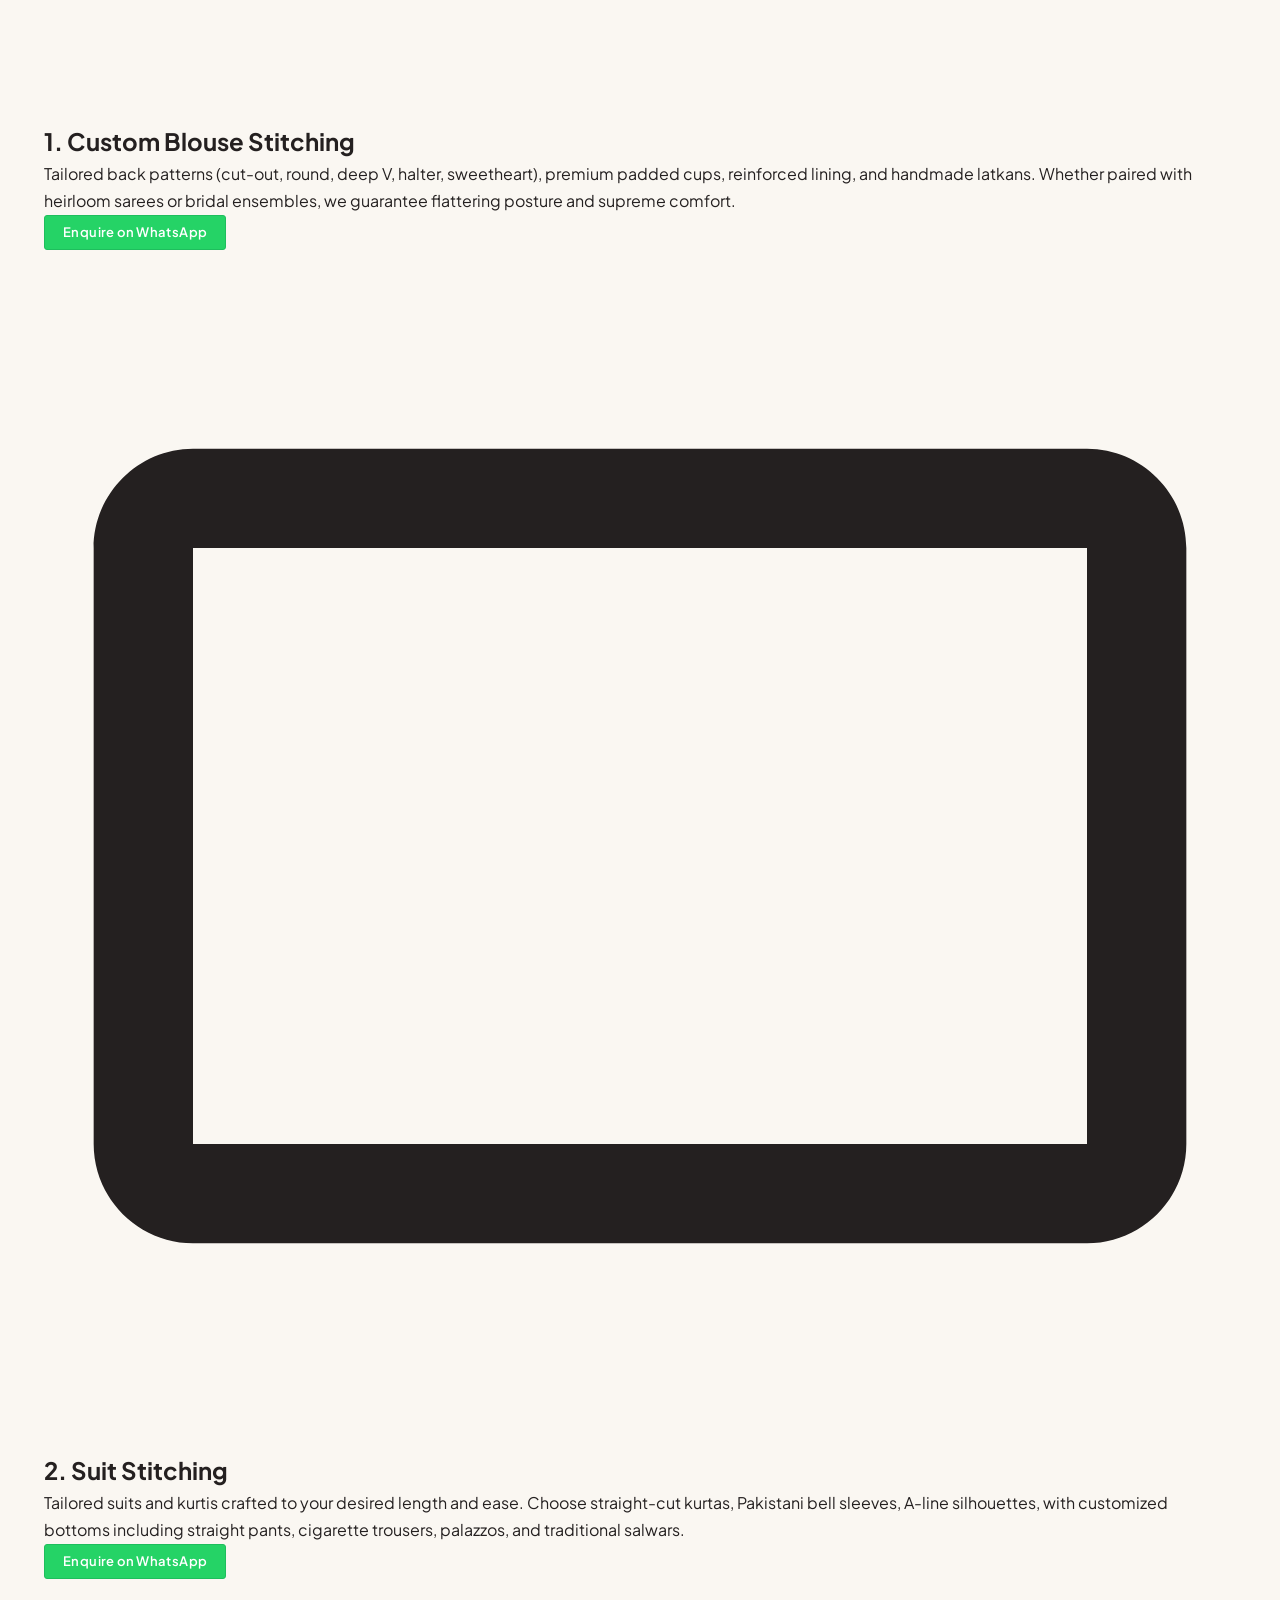
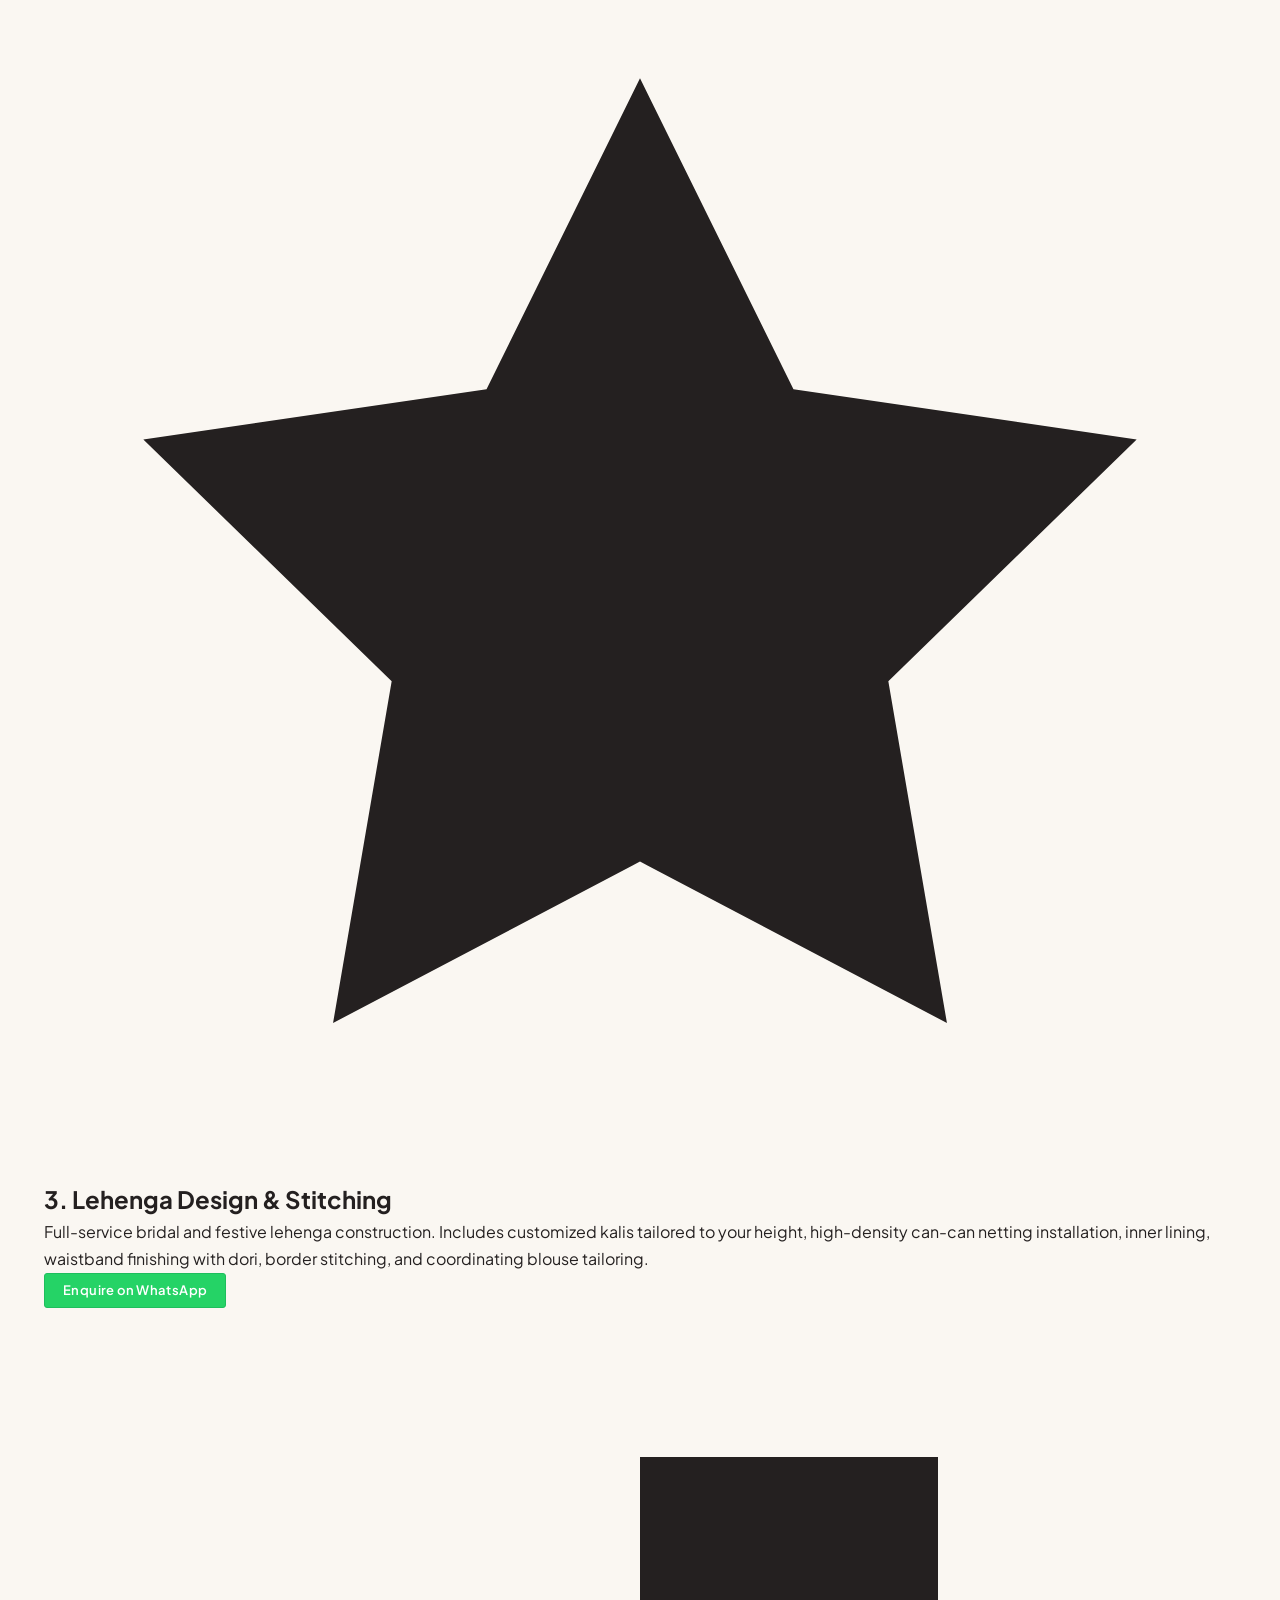
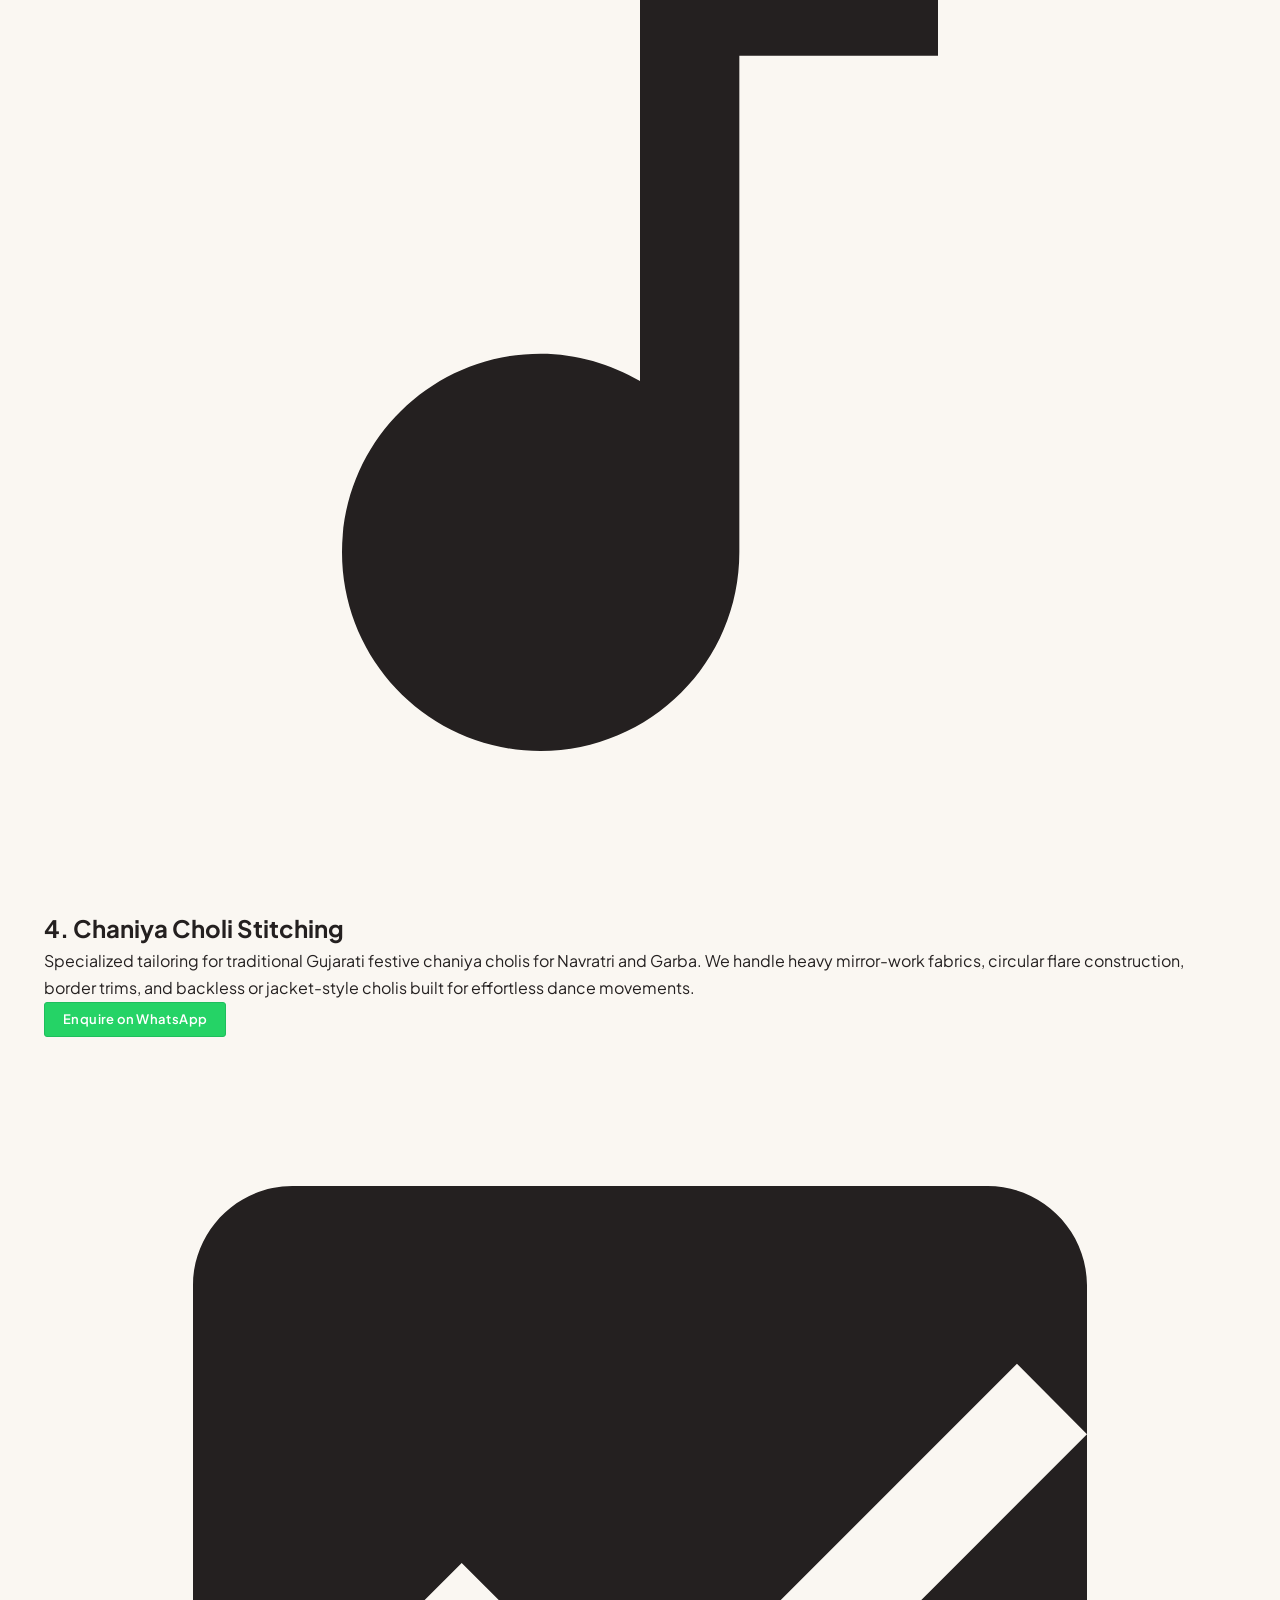
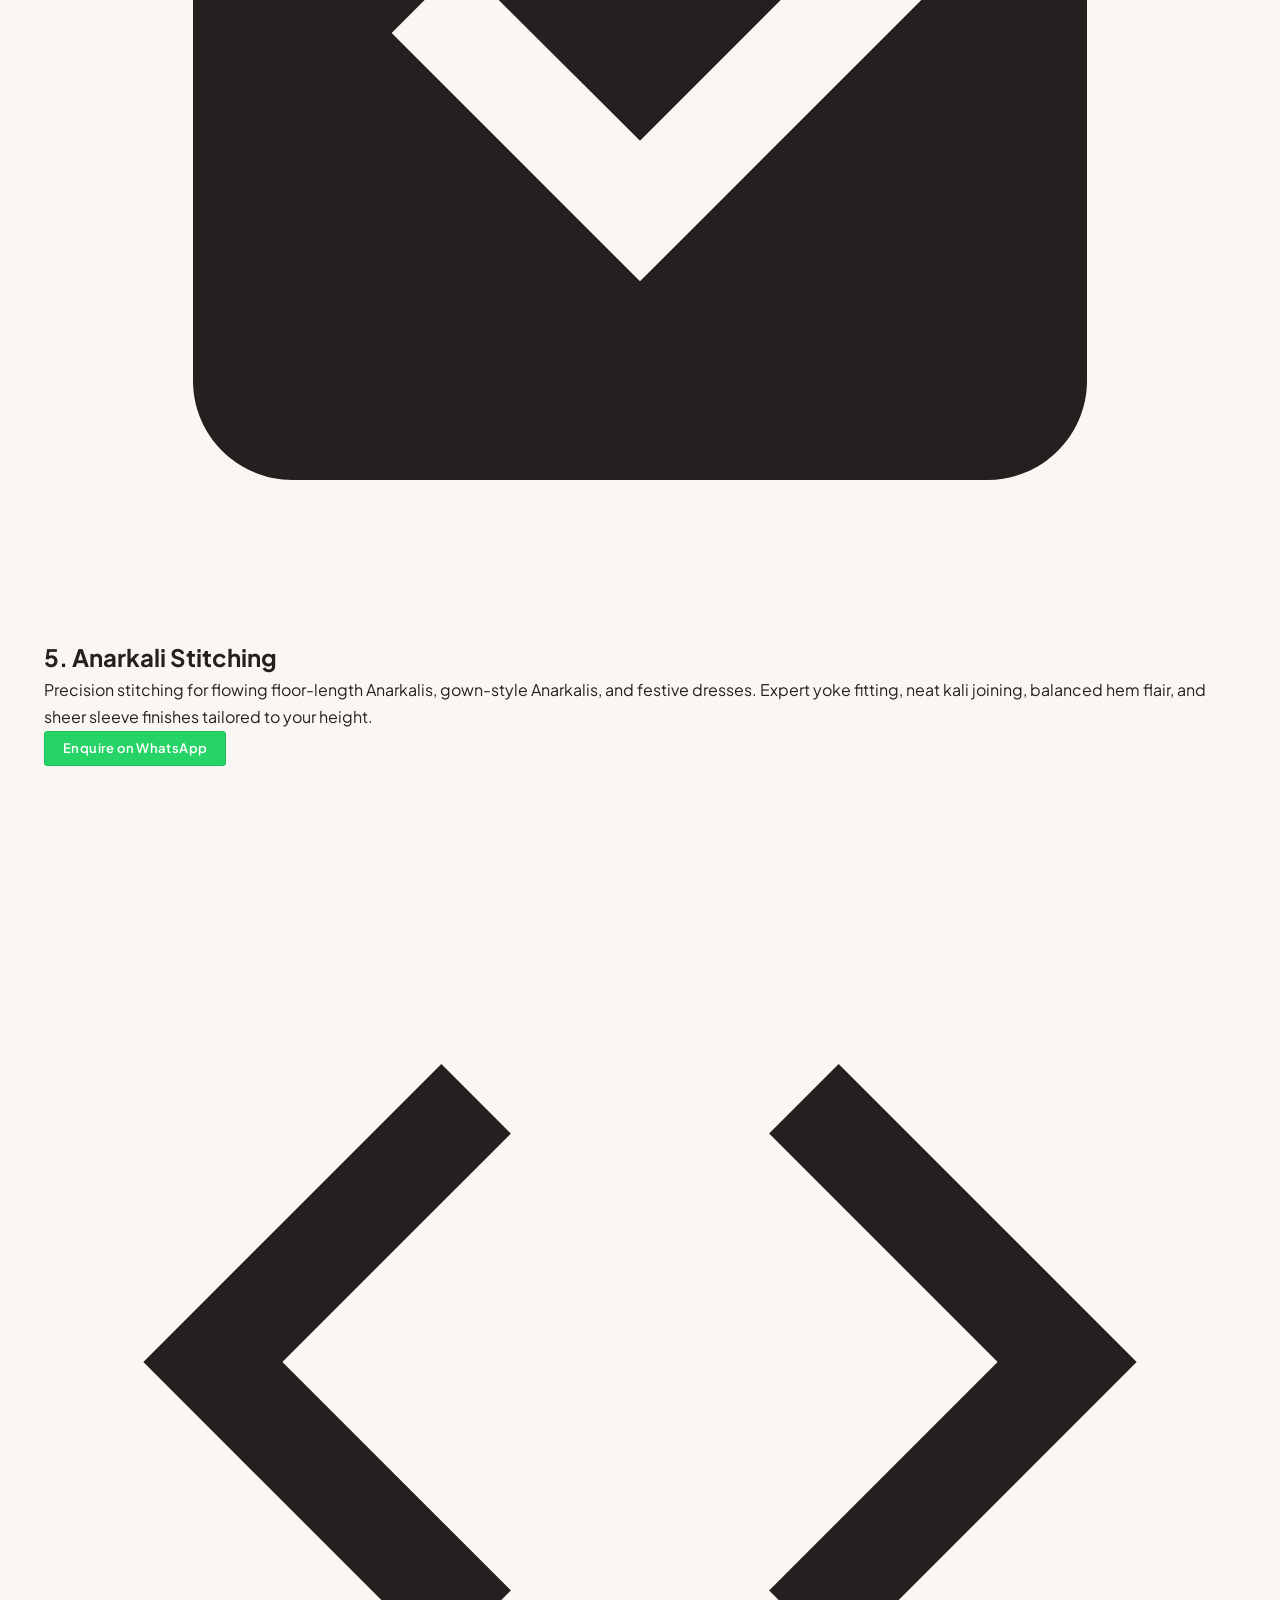
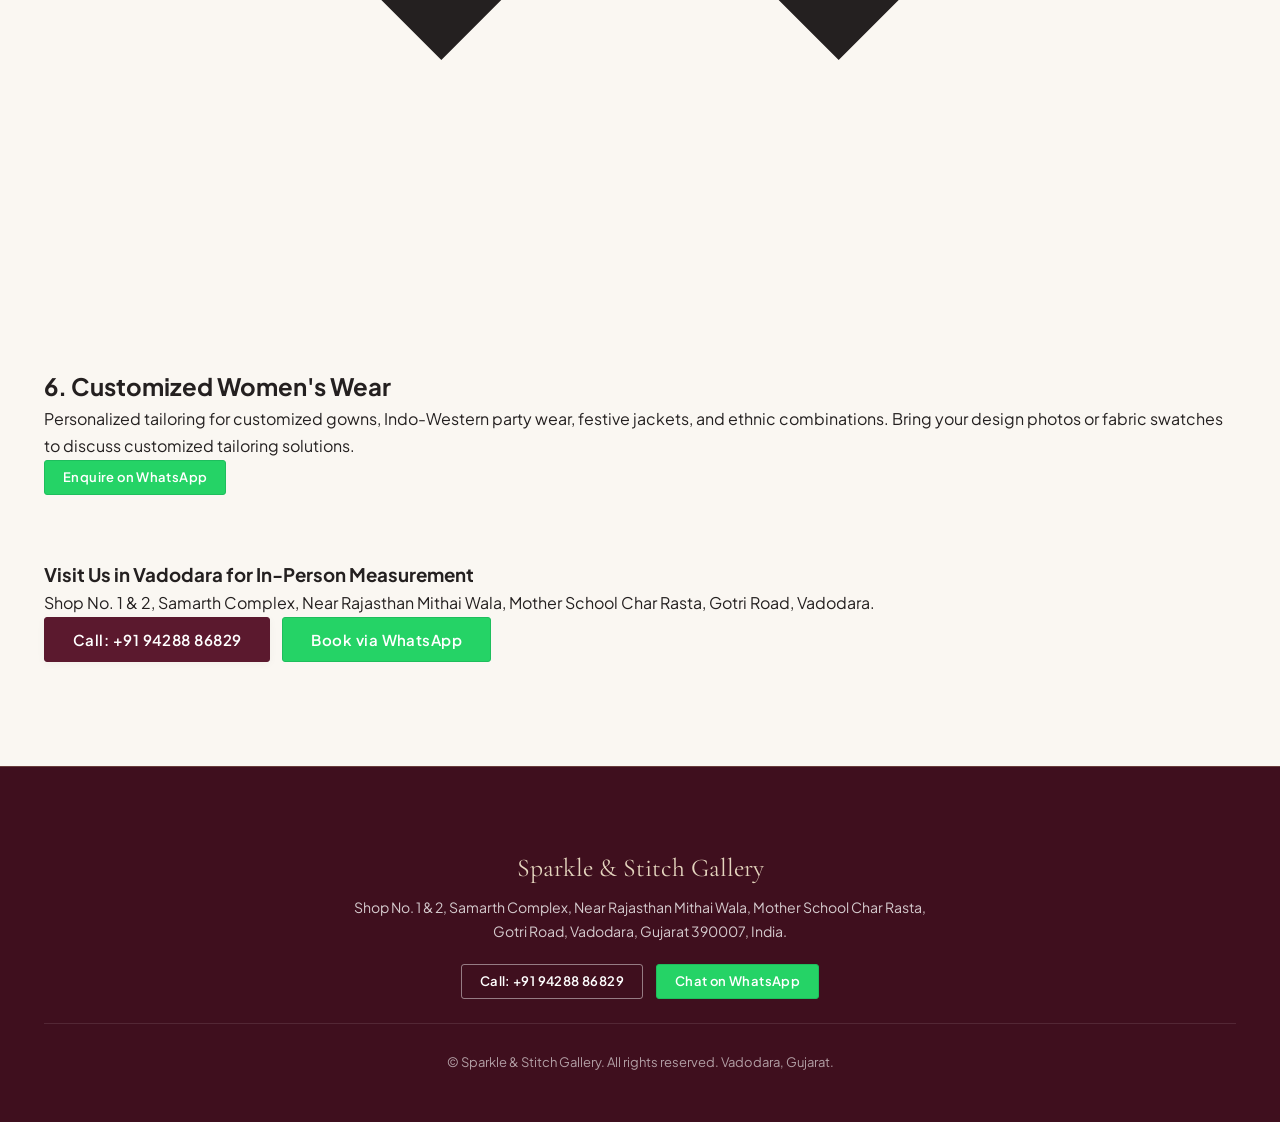
<file: custom-stitching.html>
<!DOCTYPE html>
<html lang="en">
<head>
  <meta charset="UTF-8" />
  <meta name="viewport" content="width=device-width, initial-scale=1.0" />
  <title>Custom Stitching &amp; Tailoring Services | Sparkle &amp; Stitch Gallery Vadodara</title>
  <meta name="title" content="Custom Stitching &amp; Tailoring Services | Sparkle &amp; Stitch Gallery Vadodara" />
  <meta name="description" content="Professional custom stitching and tailoring in Vadodara for blouses, suits, lehengas, chaniya cholis, and ethnic wear by Sparkle &amp; Stitch Gallery." />
  <meta name="keywords" content="Custom stitching Vadodara, Blouse tailoring Gotri Road, Lehenga stitching Vadodara, Chaniya choli tailoring Vadodara, Women tailor Vadodara" />
  <link rel="canonical" href="custom-stitching.html" />
  <link rel="icon" type="image/jpeg" href="assets/images/sparkle_and_stitch_logo.jpg" />
  <link rel="preconnect" href="https://fonts.googleapis.com" />
  <link rel="preconnect" href="https://fonts.gstatic.com" crossorigin />
  <link href="https://fonts.googleapis.com/css2?family=Cormorant+Garamond:ital,wght@0,400;0,500;0,600;0,700;1,400;1,600&family=Plus+Jakarta+Sans:wght@300;400;500;600;700&display=swap" rel="stylesheet" />
  <link rel="stylesheet" href="assets/css/style.css" />
</head>
<body>

  <a href="#main-content" class="skip-link">Skip to main content</a>

  <!-- Header -->
  <header class="site-header" role="banner">
    <div class="container nav-container">
      <a href="index.html" class="brand-link" aria-label="Sparkle &amp; Stitch Gallery Home">
        <img src="assets/images/sparkle_and_stitch_logo.jpg" alt="Sparkle &amp; Stitch Gallery Logo" class="brand-logo-img" width="52" height="52" />
        <div class="brand-text">
          <span class="brand-title">Sparkle &amp; Stitch Gallery</span>
          <span class="brand-tagline-sub">Sparkle in Every Stitch</span>
        </div>
      </a>

      <nav class="desktop-nav" aria-label="Primary Navigation">
        <ul class="nav-list">
          <li><a href="index.html#home" class="nav-item-link">Home</a></li>
          <li><a href="index.html#about" class="nav-item-link">About</a></li>
          <li><a href="collections.html" class="nav-item-link">Collections</a></li>
          <li><a href="gallery.html" class="nav-item-link">Our Work</a></li>
          <li><a href="custom-stitching.html" class="nav-item-link active">Services</a></li>
          <li><a href="contact.html" class="nav-item-link">Contact</a></li>
        </ul>
        <div class="nav-actions">
          <a href="tel:+919428886829" class="btn btn-secondary btn-sm">Call</a>
          <a href="https://wa.me/919428886829?text=Hello%20Sparkle%20%26%20Stitch%20Gallery%2C%20I%20would%20like%20to%20enquire%20about%20your%20services." target="_blank" rel="noopener noreferrer" class="btn btn-whatsapp btn-sm">WhatsApp</a>
        </div>
      </nav>

      <button id="mobile-toggle" class="mobile-toggle" aria-label="Toggle navigation menu" aria-expanded="false" aria-controls="mobile-drawer">
        <span class="mobile-toggle-line"></span>
        <span class="mobile-toggle-line"></span>
        <span class="mobile-toggle-line"></span>
      </button>
    </div>
  </header>

  <!-- Mobile Drawer -->
  <div id="mobile-drawer" class="mobile-drawer" aria-hidden="true">
    <ul class="mobile-nav-list">
      <li><a href="index.html#home" class="mobile-nav-link">Home</a></li>
      <li><a href="index.html#about" class="mobile-nav-link">About the Boutique</a></li>
      <li><a href="collections.html" class="mobile-nav-link">Our Collections</a></li>
      <li><a href="gallery.html" class="mobile-nav-link">Our Work (Gallery)</a></li>
      <li><a href="custom-stitching.html" class="mobile-nav-link active">Services</a></li>
      <li><a href="contact.html" class="mobile-nav-link">Contact &amp; Studio Location</a></li>
    </ul>
    <div class="mobile-drawer-footer">
      <a href="tel:+919428886829" class="btn btn-secondary">Call: +91 94288 86829</a>
      <a href="https://wa.me/919428886829" target="_blank" rel="noopener noreferrer" class="btn btn-whatsapp">Chat on WhatsApp</a>
    </div>
  </div>

  <main id="main-content">
    
    <!-- Hero Banner -->
    <section class="section section-burgundy" style="padding-top: 64px; padding-bottom: 64px;">
      <div class="container text-center" style="text-align: center;">
        <div class="section-eyebrow">Atelier Tailoring</div>
        <h1 class="section-title">Your Style. Your Fit. Your Design.</h1>
        <div class="boutique-ornament" style="color: var(--color-gold-light);">&diams;</div>
        <p class="section-description" style="max-width: 680px; margin: 0 auto;">
          Experience personalized custom stitching where every seam, cut, and pattern is tailored to your proportions and style vision.
        </p>
      </div>
    </section>

    <!-- Services Deep Dive -->
    <section class="section">
      <div class="container">
        
        <div class="services-grid" style="margin-bottom: 64px;">
          
          <div class="service-card">
            <div class="service-icon-box">
              <svg viewBox="0 0 24 24" fill="currentColor"><path d="M12 3L2 12h3v8h6v-6h2v6h6v-8h3L12 3zm0 2.84L18 11v7h-2v-6H8v6H6v-7l6-5.16z"/></svg>
            </div>
            <h2 class="service-title">1. Custom Blouse Stitching</h2>
            <p class="service-desc">
              Tailored back patterns (cut-out, round, deep V, halter, sweetheart), premium padded cups, reinforced lining, and handmade latkans. Whether paired with heirloom sarees or bridal ensembles, we guarantee flattering posture and supreme comfort.
            </p>
            <a href="https://wa.me/919428886829?text=Hello%20Sparkle%20%26%20Stitch%20Gallery%2C%20I%20would%20like%20to%20enquire%20about%20Custom%20Blouse%20Stitching%20services." target="_blank" rel="noopener noreferrer" class="btn btn-whatsapp btn-sm" style="margin-top: auto;">Enquire on WhatsApp</a>
          </div>

          <div class="service-card">
            <div class="service-icon-box">
              <svg viewBox="0 0 24 24" fill="currentColor"><path d="M21 4H3c-1.1 0-2 .9-2 2v12c0 1.1.9 2 2 2h18c1.1 0 2-.9 2-2V6c0-1.1-.9-2-2-2zm0 14H3V6h18v12z"/></svg>
            </div>
            <h2 class="service-title">2. Suit Stitching</h2>
            <p class="service-desc">
              Tailored suits and kurtis crafted to your desired length and ease. Choose straight-cut kurtas, Pakistani bell sleeves, A-line silhouettes, with customized bottoms including straight pants, cigarette trousers, palazzos, and traditional salwars.
            </p>
            <a href="https://wa.me/919428886829?text=Hello%20Sparkle%20%26%20Stitch%20Gallery%2C%20I%20would%20like%20to%20enquire%20about%20Suit%20Stitching%20services." target="_blank" rel="noopener noreferrer" class="btn btn-whatsapp btn-sm" style="margin-top: auto;">Enquire on WhatsApp</a>
          </div>

          <div class="service-card">
            <div class="service-icon-box">
              <svg viewBox="0 0 24 24" fill="currentColor"><path d="M12 2l3.09 6.26L22 9.27l-5 4.87 1.18 6.88L12 17.77l-6.18 3.25L7 14.14 2 9.27l6.91-1.01L12 2z"/></svg>
            </div>
            <h2 class="service-title">3. Lehenga Design &amp; Stitching</h2>
            <p class="service-desc">
              Full-service bridal and festive lehenga construction. Includes customized kalis tailored to your height, high-density can-can netting installation, inner lining, waistband finishing with dori, border stitching, and coordinating blouse tailoring.
            </p>
            <a href="https://wa.me/919428886829?text=Hello%20Sparkle%20%26%20Stitch%20Gallery%2C%20I%20would%20like%20to%20enquire%20about%20Lehenga%20Design%20and%20Stitching." target="_blank" rel="noopener noreferrer" class="btn btn-whatsapp btn-sm" style="margin-top: auto;">Enquire on WhatsApp</a>
          </div>

          <div class="service-card">
            <div class="service-icon-box">
              <svg viewBox="0 0 24 24" fill="currentColor"><path d="M12 3v10.55c-.59-.34-1.27-.55-2-.55-2.21 0-4 1.79-4 4s1.79 4 4 4 4-1.79 4-4V7h4V3h-6z"/></svg>
            </div>
            <h2 class="service-title">4. Chaniya Choli Stitching</h2>
            <p class="service-desc">
              Specialized tailoring for traditional Gujarati festive chaniya cholis for Navratri and Garba. We handle heavy mirror-work fabrics, circular flare construction, border trims, and backless or jacket-style cholis built for effortless dance movements.
            </p>
            <a href="https://wa.me/919428886829?text=Hello%20Sparkle%20%26%20Stitch%20Gallery%2C%20I%20would%20like%20to%20enquire%20about%20Chaniya%20Choli%20Stitching." target="_blank" rel="noopener noreferrer" class="btn btn-whatsapp btn-sm" style="margin-top: auto;">Enquire on WhatsApp</a>
          </div>

          <div class="service-card">
            <div class="service-icon-box">
              <svg viewBox="0 0 24 24" fill="currentColor"><path d="M19 3H5c-1.1 0-2 .9-2 2v14c0 1.1.9 2 2 2h14c1.1 0 2-.9 2-2V5c0-1.1-.9-2-2-2zm-7 14l-5-5 1.41-1.41L12 14.17l7.59-7.59L21 8l-9 9z"/></svg>
            </div>
            <h2 class="service-title">5. Anarkali Stitching</h2>
            <p class="service-desc">
              Precision stitching for flowing floor-length Anarkalis, gown-style Anarkalis, and festive dresses. Expert yoke fitting, neat kali joining, balanced hem flair, and sheer sleeve finishes tailored to your height.
            </p>
            <a href="https://wa.me/919428886829?text=Hello%20Sparkle%20%26%20Stitch%20Gallery%2C%20I%20would%20like%20to%20enquire%20about%20Anarkali%20Stitching." target="_blank" rel="noopener noreferrer" class="btn btn-whatsapp btn-sm" style="margin-top: auto;">Enquire on WhatsApp</a>
          </div>

          <div class="service-card">
            <div class="service-icon-box">
              <svg viewBox="0 0 24 24" fill="currentColor"><path d="M9.4 16.6L4.8 12l4.6-4.6L8 6l-6 6 6 6 1.4-1.4zm5.2 0l4.6-4.6-4.6-4.6L16 6l6 6-6 6-1.4-1.4z"/></svg>
            </div>
            <h2 class="service-title">6. Customized Women's Wear</h2>
            <p class="service-desc">
              Personalized tailoring for customized gowns, Indo-Western party wear, festive jackets, and ethnic combinations. Bring your design photos or fabric swatches to discuss customized tailoring solutions.
            </p>
            <a href="https://wa.me/919428886829?text=Hello%20Sparkle%20%26%20Stitch%20Gallery%2C%20I%20would%20like%20to%20enquire%20about%20Customized%20Women%27s%20Wear%20tailoring." target="_blank" rel="noopener noreferrer" class="btn btn-whatsapp btn-sm" style="margin-top: auto;">Enquire on WhatsApp</a>
          </div>

        </div>

        <!-- Studio Measurement Callout -->
        <div class="service-callout">
          <div class="service-callout-text">
            <h3>Visit Us in Vadodara for In-Person Measurement</h3>
            <p>
              Shop No. 1 &amp; 2, Samarth Complex, Near Rajasthan Mithai Wala, Mother School Char Rasta, Gotri Road, Vadodara.
            </p>
          </div>
          <div style="display: flex; gap: 12px; flex-wrap: wrap;">
            <a href="tel:+919428886829" class="btn btn-primary">Call: +91 94288 86829</a>
            <a href="https://wa.me/919428886829?text=Hello%20Sparkle%20%26%20Stitch%20Gallery%2C%20I%20would%20like%20to%20book%20a%20measurement%20consultation." target="_blank" rel="noopener noreferrer" class="btn btn-whatsapp">Book via WhatsApp</a>
          </div>
        </div>

      </div>
    </section>

  </main>

  <!-- Footer -->
  <footer class="site-footer" role="contentinfo">
    <div class="container text-center" style="text-align: center;">
      <div class="footer-brand-title">Sparkle &amp; Stitch Gallery</div>
      <p class="footer-brand-desc" style="max-width: 600px; margin: 0 auto 20px auto;">
        Shop No. 1 &amp; 2, Samarth Complex, Near Rajasthan Mithai Wala, Mother School Char Rasta, Gotri Road, Vadodara, Gujarat 390007, India.
      </p>
      <div style="margin-bottom: 24px;">
        <a href="tel:+919428886829" class="btn btn-outline-white btn-sm">Call: +91 94288 86829</a>
        <a href="https://wa.me/919428886829" target="_blank" rel="noopener noreferrer" class="btn btn-whatsapp btn-sm" style="margin-left: 10px;">Chat on WhatsApp</a>
      </div>
      <div class="footer-bottom" style="justify-content: center;">
        &copy; Sparkle &amp; Stitch Gallery. All rights reserved. Vadodara, Gujarat.
      </div>
    </div>
  </footer>

  <aside class="mobile-sticky-bar" aria-label="Quick contact actions">
    <a href="tel:+919428886829" class="mobile-sticky-btn mobile-sticky-call">Call Studio</a>
    <a href="https://wa.me/919428886829" target="_blank" rel="noopener noreferrer" class="mobile-sticky-btn mobile-sticky-wa">WhatsApp</a>
  </aside>

  <script type="module" src="assets/js/main.js"></script>
</body>
</html>
</file>
<file: assets/css/style.css>
/* ==========================================================================
   Sparkle & Stitch Gallery — Editorial Fashion Boutique Design System
   Palette: Warm Ivory, Soft Blush Pink, Deep Burgundy, Champagne Gold, Charcoal
   ========================================================================== */

/* --------------------------------------------------------------------------
   1. Design Tokens & CSS Custom Properties
   -------------------------------------------------------------------------- */
:root {
  /* Warm Ivory / Cream Backgrounds */
  --color-ivory: #FAF7F2;
  --color-cream: #F8F4ED;
  --color-ivory-warm: #F3ECE1;
  --color-white: #FFFFFF;

  /* Soft Blush Pink Accents */
  --color-blush: #F7ECEC;
  --color-blush-tint: #FAF2F2;
  --color-blush-border: #E8D4D4;
  --color-blush-muted: #DDBDBD;

  /* Deep Burgundy & Wine */
  --color-burgundy: #5B192E;
  --color-burgundy-dark: #3F0F1E;
  --color-burgundy-rich: #651F35;
  --color-burgundy-light: #7A243F;

  /* Champagne Gold Accents */
  --color-gold: #C5A880;
  --color-gold-dark: #9E8159;
  --color-gold-light: #E4D5BE;
  --color-gold-pale: #FBF7F0;

  /* Dark Charcoal & Muted Tones */
  --color-charcoal: #242020;
  --color-charcoal-light: #484241;
  --color-gray-muted: #6E6866;
  --color-gray-light: #F0EBE5;

  /* Subtle Borders & Dividers */
  --color-border: rgba(197, 168, 128, 0.28);
  --color-border-subtle: rgba(36, 32, 32, 0.08);

  /* Conversion WhatsApp */
  --color-whatsapp: #25D366;
  --color-whatsapp-dark: #1EBE5D;

  /* Typography */
  --font-serif: 'Cormorant Garamond', 'Playfair Display', Didot, Garamond, Georgia, serif;
  --font-sans: 'Plus Jakarta Sans', -apple-system, BlinkMacSystemFont, 'Segoe UI', Roboto, Helvetica, Arial, sans-serif;

  /* Shadows (Restrained, Editorial) */
  --shadow-sm: 0 2px 8px rgba(36, 32, 32, 0.04);
  --shadow-md: 0 8px 24px rgba(36, 32, 32, 0.06);
  --shadow-lg: 0 16px 40px rgba(36, 32, 32, 0.08);
  --shadow-burgundy: 0 8px 24px rgba(91, 25, 46, 0.22);

  /* Radius */
  --radius-sm: 3px;
  --radius-md: 6px;
  --radius-lg: 12px;
  --radius-full: 9999px;

  /* Layout */
  --container-max: 1240px;
  --header-height: 84px;
  --transition-fast: 0.2s cubic-bezier(0.4, 0, 0.2, 1);
  --transition-normal: 0.35s cubic-bezier(0.4, 0, 0.2, 1);
}

/* --------------------------------------------------------------------------
   2. Reset & Base Typography
   -------------------------------------------------------------------------- */
*, *::before, *::after {
  box-sizing: border-box;
  margin: 0;
  padding: 0;
}

html {
  font-size: 16px;
  scroll-behavior: smooth;
  scroll-padding-top: calc(var(--header-height) + 20px);
  -webkit-text-size-adjust: 100%;
}

body {
  font-family: var(--font-sans);
  background-color: var(--color-ivory);
  color: var(--color-charcoal);
  line-height: 1.68;
  font-weight: 400;
  overflow-x: hidden;
  position: relative;
}

/* Skip link for keyboard accessibility */
.skip-link {
  position: absolute;
  top: -100px;
  left: 20px;
  background: var(--color-burgundy);
  color: var(--color-white);
  padding: 12px 20px;
  z-index: 9999;
  border-radius: var(--radius-sm);
  font-weight: 600;
  text-decoration: none;
  transition: top var(--transition-fast);
}
.skip-link:focus {
  top: 20px;
  outline: 3px solid var(--color-gold);
}

img {
  max-width: 100%;
  height: auto;
  display: block;
}

a {
  color: inherit;
  text-decoration: none;
  transition: color var(--transition-fast);
}

button, input, select, textarea {
  font-family: inherit;
  font-size: inherit;
  color: inherit;
}

button {
  background: none;
  border: none;
  cursor: pointer;
}

ul, ol {
  list-style: none;
}

/* Container */
.container {
  width: 100%;
  max-width: var(--container-max);
  margin-left: auto;
  margin-right: auto;
  padding-left: 24px;
  padding-right: 24px;
}

/* Section Spacing */
.section {
  padding-top: 104px;
  padding-bottom: 104px;
  position: relative;
}

.section-alt {
  background-color: var(--color-cream);
}

.section-blush {
  background-color: var(--color-blush-tint);
}

.section-burgundy {
  background-color: var(--color-burgundy-dark);
  color: var(--color-white);
}

/* Editorial Section Header */
.section-header {
  text-align: center;
  max-width: 740px;
  margin: 0 auto 60px auto;
}

.section-eyebrow {
  display: inline-flex;
  align-items: center;
  gap: 12px;
  font-size: 0.8125rem;
  letter-spacing: 0.18em;
  text-transform: uppercase;
  color: var(--color-gold-dark);
  font-weight: 700;
  margin-bottom: 14px;
}

.section-burgundy .section-eyebrow {
  color: var(--color-gold-light);
}

.section-eyebrow::before,
.section-eyebrow::after {
  content: "";
  display: inline-block;
  width: 22px;
  height: 1px;
  background-color: var(--color-gold);
}

.section-title {
  font-family: var(--font-serif);
  font-size: clamp(2.2rem, 4.2vw, 3.2rem);
  font-weight: 500;
  line-height: 1.18;
  color: var(--color-burgundy);
  letter-spacing: -0.01em;
  margin-bottom: 16px;
}

.section-burgundy .section-title {
  color: var(--color-white);
}

.section-description {
  font-size: 1.0625rem;
  color: var(--color-gray-muted);
  line-height: 1.72;
}

.section-burgundy .section-description {
  color: rgba(255, 255, 255, 0.82);
}

/* Thin Divider */
.editorial-divider {
  display: flex;
  align-items: center;
  justify-content: center;
  gap: 12px;
  margin: 16px 0 22px 0;
  color: var(--color-gold);
  font-size: 0.85rem;
}
.editorial-divider::before,
.editorial-divider::after {
  content: "";
  width: 44px;
  height: 1px;
  background-color: var(--color-border);
}

/* --------------------------------------------------------------------------
   3. Buttons & CTAs
   -------------------------------------------------------------------------- */
.btn {
  display: inline-flex;
  align-items: center;
  justify-content: center;
  gap: 10px;
  padding: 14px 28px;
  border-radius: var(--radius-sm);
  font-size: 0.9375rem;
  font-weight: 600;
  letter-spacing: 0.03em;
  text-align: center;
  transition: all var(--transition-normal);
  cursor: pointer;
  position: relative;
  line-height: 1;
}

.btn-primary {
  background-color: var(--color-burgundy);
  color: var(--color-white);
  border: 1px solid var(--color-burgundy);
  box-shadow: var(--shadow-sm);
}
.btn-primary:hover, .btn-primary:focus-visible {
  background-color: var(--color-burgundy-dark);
  border-color: var(--color-burgundy-dark);
  box-shadow: var(--shadow-burgundy);
  transform: translateY(-2px);
}

.btn-secondary {
  background-color: transparent;
  color: var(--color-burgundy);
  border: 1px solid var(--color-burgundy);
}
.btn-secondary:hover, .btn-secondary:focus-visible {
  background-color: rgba(91, 25, 46, 0.05);
  color: var(--color-burgundy-dark);
  transform: translateY(-2px);
}

.btn-gold {
  background-color: var(--color-gold);
  color: var(--color-white);
  border: 1px solid var(--color-gold);
}
.btn-gold:hover, .btn-gold:focus-visible {
  background-color: var(--color-gold-dark);
  border-color: var(--color-gold-dark);
  transform: translateY(-2px);
}

.btn-whatsapp {
  background-color: var(--color-whatsapp);
  color: var(--color-white);
  border: 1px solid var(--color-whatsapp-dark);
}
.btn-whatsapp:hover, .btn-whatsapp:focus-visible {
  background-color: var(--color-whatsapp-dark);
  box-shadow: 0 6px 18px rgba(37, 211, 102, 0.28);
  transform: translateY(-2px);
}

.btn-outline-white {
  background-color: transparent;
  color: var(--color-white);
  border: 1px solid rgba(255, 255, 255, 0.45);
}
.btn-outline-white:hover, .btn-outline-white:focus-visible {
  background-color: var(--color-white);
  color: var(--color-burgundy);
  transform: translateY(-2px);
}

.btn-sm {
  padding: 10px 18px;
  font-size: 0.8125rem;
}

.btn-icon {
  width: 17px;
  height: 17px;
  flex-shrink: 0;
  fill: currentColor;
}

/* --------------------------------------------------------------------------
   4. Header & Navigation
   -------------------------------------------------------------------------- */
.site-header {
  position: sticky;
  top: 0;
  left: 0;
  width: 100%;
  height: var(--header-height);
  background-color: rgba(250, 247, 242, 0.94);
  backdrop-filter: blur(10px);
  -webkit-backdrop-filter: blur(10px);
  border-bottom: 1px solid var(--color-border);
  z-index: 1000;
  transition: background-color var(--transition-normal), box-shadow var(--transition-normal);
}

.site-header.scrolled {
  box-shadow: var(--shadow-md);
  background-color: rgba(250, 247, 242, 0.98);
}

.nav-container {
  display: flex;
  align-items: center;
  justify-content: space-between;
  height: 100%;
}

.brand-link {
  display: flex;
  align-items: center;
  gap: 14px;
  text-decoration: none;
}

.brand-logo-img {
  width: 50px;
  height: 50px;
  border-radius: var(--radius-sm);
  object-fit: cover;
  border: 1px solid var(--color-border);
}

.brand-text {
  display: flex;
  flex-direction: column;
}

.brand-title {
  font-family: var(--font-serif);
  font-size: 1.35rem;
  font-weight: 600;
  color: var(--color-burgundy);
  letter-spacing: 0.02em;
  line-height: 1.15;
}

.brand-tagline-sub {
  font-size: 0.72rem;
  letter-spacing: 0.12em;
  text-transform: uppercase;
  color: var(--color-gold-dark);
  font-weight: 600;
}

.desktop-nav {
  display: none;
}

@media (min-width: 992px) {
  .desktop-nav {
    display: flex;
    align-items: center;
    gap: 28px;
  }
}

.nav-list {
  display: flex;
  align-items: center;
  gap: 26px;
}

.nav-item-link {
  font-size: 0.9rem;
  font-weight: 500;
  color: var(--color-charcoal);
  letter-spacing: 0.02em;
  position: relative;
  padding: 6px 0;
  transition: color var(--transition-fast);
}

.nav-item-link::after {
  content: "";
  position: absolute;
  bottom: 0;
  left: 0;
  width: 0%;
  height: 1.5px;
  background-color: var(--color-burgundy);
  transition: width var(--transition-fast);
}

.nav-item-link:hover,
.nav-item-link.active {
  color: var(--color-burgundy);
}

.nav-item-link:hover::after,
.nav-item-link.active::after {
  width: 100%;
}

.nav-actions {
  display: flex;
  align-items: center;
  gap: 12px;
}

.mobile-toggle {
  display: flex;
  flex-direction: column;
  justify-content: center;
  gap: 5px;
  width: 44px;
  height: 44px;
  padding: 10px;
  cursor: pointer;
  border-radius: var(--radius-sm);
}

@media (min-width: 992px) {
  .mobile-toggle {
    display: none;
  }
}

.mobile-toggle-line {
  width: 100%;
  height: 2px;
  background-color: var(--color-burgundy);
  border-radius: 2px;
  transition: transform var(--transition-normal), opacity var(--transition-normal);
}

.mobile-toggle[aria-expanded="true"] .mobile-toggle-line:nth-child(1) {
  transform: translateY(7px) rotate(45deg);
}
.mobile-toggle[aria-expanded="true"] .mobile-toggle-line:nth-child(2) {
  opacity: 0;
}
.mobile-toggle[aria-expanded="true"] .mobile-toggle-line:nth-child(3) {
  transform: translateY(-7px) rotate(-45deg);
}

.mobile-drawer {
  position: fixed;
  top: var(--header-height);
  left: 0;
  width: 100%;
  height: calc(100vh - var(--header-height));
  background-color: var(--color-ivory);
  border-top: 1px solid var(--color-border);
  padding: 32px 24px 80px 24px;
  transform: translateX(-100%);
  transition: transform var(--transition-normal);
  overflow-y: auto;
  z-index: 999;
  display: flex;
  flex-direction: column;
  justify-content: space-between;
}

.mobile-drawer.open {
  transform: translateX(0);
}

.mobile-nav-list {
  display: flex;
  flex-direction: column;
  gap: 18px;
}

.mobile-nav-link {
  font-family: var(--font-serif);
  font-size: 1.5rem;
  color: var(--color-charcoal);
  font-weight: 500;
  display: block;
  padding-bottom: 8px;
  border-bottom: 1px solid var(--color-border-subtle);
}

.mobile-nav-link:hover,
.mobile-nav-link.active {
  color: var(--color-burgundy);
  padding-left: 6px;
}

.mobile-drawer-footer {
  margin-top: 36px;
  display: flex;
  flex-direction: column;
  gap: 12px;
}

/* --------------------------------------------------------------------------
   5. Hero Section (Editorial Asymmetric Layout)
   -------------------------------------------------------------------------- */
.hero-editorial {
  padding-top: 56px;
  padding-bottom: 84px;
  background: linear-gradient(135deg, #FAF7F2 0%, #F8F4ED 60%, #F5ECEC 100%);
  position: relative;
  overflow: hidden;
}

.hero-editorial-grid {
  display: grid;
  grid-template-columns: 1fr;
  gap: 48px;
  align-items: center;
}

@media (min-width: 992px) {
  .hero-editorial-grid {
    grid-template-columns: 1.08fr 0.92fr;
    gap: 64px;
  }
}

.hero-editorial-content {
  max-width: 620px;
}

.hero-location-tag {
  display: inline-flex;
  align-items: center;
  gap: 8px;
  font-size: 0.8125rem;
  letter-spacing: 0.16em;
  text-transform: uppercase;
  color: var(--color-gold-dark);
  font-weight: 700;
  margin-bottom: 18px;
  background: var(--color-blush);
  border: 1px solid var(--color-blush-border);
  padding: 6px 14px;
  border-radius: var(--radius-full);
}

.hero-location-dot {
  width: 6px;
  height: 6px;
  border-radius: 50%;
  background-color: var(--color-burgundy);
}

.hero-headline {
  font-family: var(--font-serif);
  font-size: clamp(2.6rem, 5.2vw, 4rem);
  font-weight: 500;
  line-height: 1.14;
  color: var(--color-burgundy);
  letter-spacing: -0.015em;
  margin-bottom: 22px;
}

.hero-headline-italic {
  font-style: italic;
  font-weight: 400;
  color: var(--color-gold-dark);
}

.hero-supporting-text {
  font-size: 1.125rem;
  color: var(--color-charcoal-light);
  line-height: 1.76;
  margin-bottom: 36px;
}

.hero-cta-group {
  display: flex;
  flex-wrap: wrap;
  gap: 16px;
  margin-bottom: 44px;
}

.hero-editorial-media {
  position: relative;
}

.hero-editorial-frame {
  position: relative;
  border-radius: var(--radius-sm);
  overflow: hidden;
  box-shadow: var(--shadow-lg);
  border: 1px solid var(--color-border);
  aspect-ratio: 16 / 11;
  background-color: var(--color-cream);
}

.hero-editorial-img {
  width: 100%;
  height: 100%;
  object-fit: cover;
  transition: transform 0.8s ease;
}

.hero-editorial-frame:hover .hero-editorial-img {
  transform: scale(1.03);
}

.hero-caption-card {
  position: absolute;
  bottom: 20px;
  left: -18px;
  background: var(--color-white);
  padding: 16px 20px;
  border-radius: var(--radius-sm);
  border: 1px solid var(--color-border);
  box-shadow: var(--shadow-md);
  display: flex;
  align-items: center;
  gap: 14px;
  max-width: 270px;
}

@media (max-width: 768px) {
  .hero-caption-card {
    left: 12px;
    bottom: 12px;
    padding: 10px 14px;
  }
}

.hero-caption-icon {
  width: 36px;
  height: 36px;
  border-radius: 50%;
  background-color: var(--color-blush);
  color: var(--color-burgundy);
  display: flex;
  align-items: center;
  justify-content: center;
  flex-shrink: 0;
}

.hero-caption-title {
  font-size: 0.85rem;
  font-weight: 700;
  color: var(--color-burgundy);
  line-height: 1.2;
}

.hero-caption-sub {
  font-size: 0.72rem;
  color: var(--color-gray-muted);
}

/* --------------------------------------------------------------------------
   6. Brand Introduction (Crafted with Care. Created for You.)
   -------------------------------------------------------------------------- */
.intro-grid {
  display: grid;
  grid-template-columns: 1fr;
  gap: 48px;
  align-items: center;
}

@media (min-width: 992px) {
  .intro-grid {
    grid-template-columns: 0.95fr 1.05fr;
    gap: 64px;
  }
}

.intro-media-box {
  position: relative;
}

.intro-portrait-frame {
  border-radius: var(--radius-sm);
  overflow: hidden;
  box-shadow: var(--shadow-md);
  border: 1px solid var(--color-border);
  aspect-ratio: 4 / 5;
  background-color: var(--color-cream);
}

.intro-portrait-frame img {
  width: 100%;
  height: 100%;
  object-fit: cover;
}

.intro-tag-box {
  position: absolute;
  top: 24px;
  right: -20px;
  background: var(--color-burgundy);
  color: var(--color-white);
  padding: 18px 24px;
  border-radius: var(--radius-sm);
  box-shadow: var(--shadow-md);
  text-align: center;
}

@media (max-width: 768px) {
  .intro-tag-box {
    right: 10px;
    top: 10px;
    padding: 10px 16px;
  }
}

.intro-tag-title {
  font-family: var(--font-serif);
  font-size: 1.8rem;
  line-height: 1;
  color: var(--color-gold-light);
  font-weight: 600;
}

.intro-tag-desc {
  font-size: 0.75rem;
  letter-spacing: 0.08em;
  text-transform: uppercase;
  margin-top: 4px;
}

.intro-text p {
  margin-bottom: 20px;
  font-size: 1.0625rem;
  line-height: 1.8;
  color: var(--color-charcoal-light);
}

.intro-pillars {
  display: grid;
  grid-template-columns: repeat(1, 1fr);
  gap: 16px;
  margin: 32px 0;
}

@media (min-width: 576px) {
  .intro-pillars {
    grid-template-columns: repeat(2, 1fr);
  }
}

.pillar-box {
  display: flex;
  gap: 14px;
  align-items: flex-start;
  padding: 16px 18px;
  background: var(--color-white);
  border: 1px solid var(--color-border-subtle);
  border-radius: var(--radius-sm);
  transition: border-color var(--transition-fast);
}

.pillar-box:hover {
  border-color: var(--color-gold);
}

.pillar-icon {
  width: 22px;
  height: 22px;
  color: var(--color-burgundy);
  flex-shrink: 0;
  margin-top: 2px;
}

.pillar-title {
  font-family: var(--font-serif);
  font-size: 1.15rem;
  color: var(--color-burgundy);
  font-weight: 600;
}

.pillar-desc {
  font-size: 0.8125rem;
  color: var(--color-gray-muted);
  line-height: 1.5;
  margin-top: 2px;
}

/* --------------------------------------------------------------------------
   7. Collections (Find Your Signature Style)
   -------------------------------------------------------------------------- */
.collections-editorial-grid {
  display: grid;
  grid-template-columns: 1fr;
  gap: 32px;
}

@media (min-width: 640px) {
  .collections-editorial-grid {
    grid-template-columns: repeat(2, 1fr);
  }
}

@media (min-width: 1024px) {
  .collections-editorial-grid {
    grid-template-columns: repeat(3, 1fr);
  }
}

.collection-tile {
  background: var(--color-white);
  border-radius: var(--radius-sm);
  overflow: hidden;
  border: 1px solid var(--color-border);
  box-shadow: var(--shadow-sm);
  display: flex;
  flex-direction: column;
  transition: transform var(--transition-normal), box-shadow var(--transition-normal), border-color var(--transition-normal);
}

.collection-tile:hover {
  transform: translateY(-5px);
  box-shadow: var(--shadow-md);
  border-color: var(--color-gold);
}

.collection-tile-media {
  position: relative;
  aspect-ratio: 4 / 3;
  overflow: hidden;
  background-color: var(--color-cream);
}

.collection-tile-img {
  width: 100%;
  height: 100%;
  object-fit: cover;
  transition: transform 0.6s ease;
}

.collection-tile:hover .collection-tile-img {
  transform: scale(1.05);
}

.collection-tile-badge {
  position: absolute;
  top: 14px;
  left: 14px;
  background: rgba(255, 255, 255, 0.94);
  backdrop-filter: blur(4px);
  color: var(--color-burgundy);
  font-size: 0.72rem;
  font-weight: 700;
  text-transform: uppercase;
  letter-spacing: 0.08em;
  padding: 5px 12px;
  border-radius: var(--radius-sm);
  border: 1px solid var(--color-border);
}

.collection-tile-body {
  padding: 24px;
  display: flex;
  flex-direction: column;
  flex-grow: 1;
}

.collection-tile-title {
  font-family: var(--font-serif);
  font-size: 1.45rem;
  color: var(--color-burgundy);
  font-weight: 600;
  line-height: 1.25;
  margin-bottom: 8px;
}

.collection-tile-desc {
  font-size: 0.9rem;
  color: var(--color-gray-muted);
  line-height: 1.6;
  margin-bottom: 20px;
  flex-grow: 1;
}

.collection-tile-action {
  display: flex;
  align-items: center;
  justify-content: space-between;
  padding-top: 16px;
  border-top: 1px solid var(--color-border-subtle);
}

/* --------------------------------------------------------------------------
   8. Hand Embroidery & Creative Work (The Beauty Is in the Details.)
   -------------------------------------------------------------------------- */
.embroidery-showcase {
  background: linear-gradient(to bottom, var(--color-ivory), var(--color-blush-tint));
}

.embroidery-grid {
  display: grid;
  grid-template-columns: 1fr;
  gap: 48px;
  align-items: center;
}

@media (min-width: 992px) {
  .embroidery-grid {
    grid-template-columns: 1.05fr 0.95fr;
    gap: 60px;
  }
}

.embroidery-media-frame {
  position: relative;
  border-radius: var(--radius-sm);
  overflow: hidden;
  box-shadow: var(--shadow-md);
  border: 1px solid var(--color-border);
  aspect-ratio: 4 / 3;
  background-color: var(--color-cream);
}

.embroidery-media-frame img {
  width: 100%;
  height: 100%;
  object-fit: cover;
  transition: transform 0.6s ease;
}

.embroidery-media-frame:hover img {
  transform: scale(1.04);
}

.embroidery-card-badge {
  position: absolute;
  bottom: 20px;
  right: 20px;
  background: rgba(91, 25, 46, 0.94);
  color: var(--color-gold-light);
  padding: 10px 18px;
  border-radius: var(--radius-sm);
  font-family: var(--font-serif);
  font-size: 0.95rem;
  letter-spacing: 0.04em;
}

.embroidery-text p {
  font-size: 1.0625rem;
  line-height: 1.78;
  color: var(--color-charcoal-light);
  margin-bottom: 20px;
}

.embroidery-details-list {
  display: flex;
  flex-direction: column;
  gap: 14px;
  margin: 28px 0;
}

.embroidery-detail-item {
  display: flex;
  align-items: flex-start;
  gap: 12px;
}

.embroidery-detail-dot {
  width: 8px;
  height: 8px;
  border-radius: 50%;
  background-color: var(--color-gold);
  margin-top: 8px;
  flex-shrink: 0;
}

.embroidery-detail-title {
  font-weight: 600;
  color: var(--color-burgundy);
}

/* --------------------------------------------------------------------------
   9. Our Work & Fashion Gallery (A Gallery of Ideas & Creations)
   -------------------------------------------------------------------------- */
.gallery-filters {
  display: flex;
  flex-wrap: wrap;
  justify-content: center;
  gap: 8px;
  margin-bottom: 40px;
}

.gallery-filter-btn {
  padding: 9px 18px;
  border-radius: var(--radius-full);
  font-size: 0.84rem;
  font-weight: 600;
  letter-spacing: 0.03em;
  background: var(--color-white);
  color: var(--color-charcoal);
  border: 1px solid var(--color-border);
  transition: all var(--transition-fast);
}

.gallery-filter-btn:hover,
.gallery-filter-btn.active {
  background: var(--color-burgundy);
  color: var(--color-white);
  border-color: var(--color-burgundy);
}

.gallery-editorial-grid {
  display: grid;
  grid-template-columns: 1fr;
  gap: 22px;
}

@media (min-width: 576px) {
  .gallery-editorial-grid {
    grid-template-columns: repeat(2, 1fr);
  }
}

@media (min-width: 992px) {
  .gallery-editorial-grid {
    grid-template-columns: repeat(3, 1fr);
  }
}

.gallery-item {
  position: relative;
  aspect-ratio: 1 / 1;
  border-radius: var(--radius-sm);
  overflow: hidden;
  border: 1px solid var(--color-border);
  background: var(--color-cream);
  cursor: pointer;
  transition: transform var(--transition-normal), box-shadow var(--transition-normal);
}

.gallery-item:hover {
  transform: translateY(-4px);
  box-shadow: var(--shadow-md);
}

.gallery-thumb {
  width: 100%;
  height: 100%;
  object-fit: cover;
  transition: transform 0.6s ease;
}

.gallery-item:hover .gallery-thumb {
  transform: scale(1.06);
}

.gallery-overlay {
  position: absolute;
  inset: 0;
  background: linear-gradient(to top, rgba(63, 15, 30, 0.94) 0%, rgba(63, 15, 30, 0.25) 60%, transparent 100%);
  display: flex;
  flex-direction: column;
  justify-content: flex-end;
  padding: 20px;
  opacity: 0;
  transition: opacity var(--transition-normal);
}

.gallery-item:hover .gallery-overlay,
.gallery-item:focus-visible .gallery-overlay {
  opacity: 1;
}

.gallery-item-category {
  font-size: 0.72rem;
  letter-spacing: 0.1em;
  text-transform: uppercase;
  color: var(--color-gold-light);
  font-weight: 700;
}

.gallery-item-title {
  font-family: var(--font-serif);
  font-size: 1.15rem;
  color: var(--color-white);
  line-height: 1.25;
  margin: 4px 0 10px 0;
}

/* Lightbox Modal */
.lightbox-modal {
  position: fixed;
  inset: 0;
  background: rgba(36, 32, 32, 0.94);
  backdrop-filter: blur(8px);
  z-index: 2000;
  display: none;
  align-items: center;
  justify-content: center;
  padding: 24px;
}

.lightbox-modal.active {
  display: flex;
}

.lightbox-content {
  position: relative;
  max-width: 900px;
  width: 100%;
  max-height: 90vh;
  display: flex;
  flex-direction: column;
  background: var(--color-white);
  border-radius: var(--radius-sm);
  overflow: hidden;
  box-shadow: var(--shadow-lg);
  border: 1px solid var(--color-border);
}

@media (min-width: 768px) {
  .lightbox-content {
    flex-direction: row;
    max-height: 620px;
  }
}

.lightbox-media {
  flex: 1.2;
  background: #000;
  display: flex;
  align-items: center;
  justify-content: center;
  overflow: hidden;
}

.lightbox-media img {
  width: 100%;
  height: 100%;
  object-fit: contain;
}

.lightbox-details {
  flex: 0.8;
  padding: 32px;
  display: flex;
  flex-direction: column;
  justify-content: space-between;
  overflow-y: auto;
}

.lightbox-close-btn {
  position: absolute;
  top: 14px;
  right: 14px;
  width: 36px;
  height: 36px;
  border-radius: 50%;
  background: rgba(255, 255, 255, 0.9);
  color: var(--color-charcoal);
  display: flex;
  align-items: center;
  justify-content: center;
  cursor: pointer;
  z-index: 10;
  transition: all var(--transition-fast);
}

.lightbox-close-btn:hover {
  background: var(--color-burgundy);
  color: var(--color-white);
}

.lightbox-nav-btn {
  position: absolute;
  top: 50%;
  transform: translateY(-50%);
  width: 44px;
  height: 44px;
  border-radius: 50%;
  background: rgba(255, 255, 255, 0.8);
  color: var(--color-burgundy);
  display: flex;
  align-items: center;
  justify-content: center;
  cursor: pointer;
  z-index: 10;
  transition: all var(--transition-fast);
}

.lightbox-nav-btn:hover {
  background: var(--color-burgundy);
  color: var(--color-white);
}

.lightbox-prev-btn { left: 14px; }
.lightbox-next-btn { right: 14px; }

/* --------------------------------------------------------------------------
   10. Services Section (Designed Around Your Vision)
   -------------------------------------------------------------------------- */
.services-editorial-grid {
  display: grid;
  grid-template-columns: 1fr;
  gap: 24px;
}

@media (min-width: 640px) {
  .services-editorial-grid {
    grid-template-columns: repeat(2, 1fr);
  }
}

@media (min-width: 1024px) {
  .services-editorial-grid {
    grid-template-columns: repeat(3, 1fr);
  }
}

.service-card-editorial {
  background: var(--color-white);
  border-radius: var(--radius-sm);
  padding: 30px;
  border: 1px solid var(--color-border);
  box-shadow: var(--shadow-sm);
  display: flex;
  flex-direction: column;
  transition: all var(--transition-normal);
}

.service-card-editorial:hover {
  transform: translateY(-4px);
  box-shadow: var(--shadow-md);
  border-color: var(--color-gold);
}

.service-card-icon {
  width: 44px;
  height: 44px;
  border-radius: var(--radius-sm);
  background-color: var(--color-blush);
  color: var(--color-burgundy);
  display: flex;
  align-items: center;
  justify-content: center;
  margin-bottom: 20px;
}

.service-card-icon svg {
  width: 22px;
  height: 22px;
}

.service-card-title {
  font-family: var(--font-serif);
  font-size: 1.35rem;
  color: var(--color-burgundy);
  font-weight: 600;
  margin-bottom: 10px;
}

.service-card-desc {
  font-size: 0.9rem;
  color: var(--color-gray-muted);
  line-height: 1.6;
  margin-bottom: 22px;
  flex-grow: 1;
}

.service-card-link {
  display: inline-flex;
  align-items: center;
  gap: 8px;
  font-size: 0.875rem;
  font-weight: 600;
  color: var(--color-burgundy);
  transition: gap var(--transition-fast);
}

.service-card-link:hover {
  gap: 12px;
  color: var(--color-gold-dark);
}

/* --------------------------------------------------------------------------
   11. Our Process (From Your Idea to Your Outfit)
   -------------------------------------------------------------------------- */
.process-editorial-grid {
  display: grid;
  grid-template-columns: 1fr;
  gap: 24px;
}

@media (min-width: 576px) {
  .process-editorial-grid {
    grid-template-columns: repeat(2, 1fr);
  }
}

@media (min-width: 1024px) {
  .process-editorial-grid {
    grid-template-columns: repeat(4, 1fr);
  }
}

.process-step-box {
  background: var(--color-white);
  border-radius: var(--radius-sm);
  padding: 32px 24px;
  border: 1px solid var(--color-border);
  box-shadow: var(--shadow-sm);
  transition: all var(--transition-normal);
}

.process-step-box:hover {
  transform: translateY(-4px);
  border-color: var(--color-gold);
}

.process-step-num {
  font-family: var(--font-serif);
  font-size: 2.2rem;
  font-weight: 600;
  color: var(--color-gold);
  line-height: 1;
  margin-bottom: 16px;
}

.process-step-title {
  font-family: var(--font-serif);
  font-size: 1.25rem;
  color: var(--color-burgundy);
  font-weight: 600;
  margin-bottom: 10px;
}

.process-step-desc {
  font-size: 0.88rem;
  color: var(--color-gray-muted);
  line-height: 1.6;
}

/* --------------------------------------------------------------------------
   12. Trust & Customer Reviews (Experiences That Matter)
   -------------------------------------------------------------------------- */
.reviews-grid-editorial {
  display: grid;
  grid-template-columns: 1fr;
  gap: 26px;
}

@media (min-width: 768px) {
  .reviews-grid-editorial {
    grid-template-columns: repeat(3, 1fr);
  }
}

.review-card-editorial {
  background: var(--color-white);
  border-radius: var(--radius-sm);
  padding: 32px 26px;
  border: 1px solid var(--color-border);
  box-shadow: var(--shadow-sm);
  display: flex;
  flex-direction: column;
  justify-content: space-between;
  transition: all var(--transition-normal);
}

.review-card-editorial:hover {
  transform: translateY(-3px);
  border-color: var(--color-gold);
}

.review-editorial-quote {
  font-family: var(--font-serif);
  font-size: 3rem;
  line-height: 1;
  color: var(--color-gold-light);
  margin-bottom: -10px;
}

.review-editorial-text {
  font-size: 1.05rem;
  font-style: italic;
  color: var(--color-charcoal);
  line-height: 1.7;
  margin-bottom: 24px;
}

.review-editorial-author {
  font-family: var(--font-serif);
  font-size: 1.15rem;
  color: var(--color-burgundy);
  font-weight: 600;
}

.review-editorial-source {
  font-size: 0.72rem;
  color: var(--color-gold-dark);
  font-weight: 700;
  text-transform: uppercase;
  letter-spacing: 0.05em;
}

/* --------------------------------------------------------------------------
   13. Instagram Inspiration Section
   -------------------------------------------------------------------------- */
.insta-grid {
  display: grid;
  grid-template-columns: repeat(2, 1fr);
  gap: 16px;
  margin-top: 40px;
}

@media (min-width: 768px) {
  .insta-grid {
    grid-template-columns: repeat(4, 1fr);
    gap: 20px;
  }
}

.insta-tile {
  position: relative;
  aspect-ratio: 1 / 1;
  border-radius: var(--radius-sm);
  overflow: hidden;
  border: 1px solid var(--color-border);
  display: block;
}

.insta-tile img {
  width: 100%;
  height: 100%;
  object-fit: cover;
  transition: transform 0.6s ease;
}

.insta-tile:hover img {
  transform: scale(1.06);
}

.insta-overlay {
  position: absolute;
  inset: 0;
  background: rgba(91, 25, 46, 0.7);
  display: flex;
  align-items: center;
  justify-content: center;
  color: var(--color-white);
  opacity: 0;
  transition: opacity var(--transition-fast);
}

.insta-tile:hover .insta-overlay {
  opacity: 1;
}

/* --------------------------------------------------------------------------
   14. Contact & WhatsApp Enquiry Builder (Validated)
   -------------------------------------------------------------------------- */
.contact-editorial-grid {
  display: grid;
  grid-template-columns: 1fr;
  gap: 48px;
}

@media (min-width: 992px) {
  .contact-editorial-grid {
    grid-template-columns: 0.95fr 1.05fr;
    gap: 60px;
  }
}

.contact-card-editorial {
  background: var(--color-white);
  border-radius: var(--radius-sm);
  padding: 32px;
  border: 1px solid var(--color-border);
  box-shadow: var(--shadow-sm);
}

.contact-row-item {
  display: flex;
  gap: 16px;
  margin-bottom: 24px;
}
.contact-row-item:last-child {
  margin-bottom: 0;
}

.contact-bubble {
  width: 42px;
  height: 42px;
  border-radius: var(--radius-sm);
  background-color: var(--color-blush);
  color: var(--color-burgundy);
  display: flex;
  align-items: center;
  justify-content: center;
  flex-shrink: 0;
}

.contact-label-small {
  font-size: 0.8125rem;
  text-transform: uppercase;
  letter-spacing: 0.08em;
  color: var(--color-gray-muted);
  font-weight: 700;
  margin-bottom: 4px;
}

.contact-value-text {
  font-size: 1rem;
  color: var(--color-charcoal);
  font-weight: 500;
  line-height: 1.5;
}

/* Custom Outfit Enquiry Form */
.enquiry-form-card {
  background: var(--color-white);
  border-radius: var(--radius-sm);
  padding: 36px;
  border: 1px solid var(--color-border);
  box-shadow: var(--shadow-md);
}

.form-group-editorial {
  margin-bottom: 18px;
}

.form-label-editorial {
  display: block;
  font-size: 0.85rem;
  font-weight: 600;
  color: var(--color-charcoal);
  margin-bottom: 6px;
}

.form-input-editorial {
  width: 100%;
  padding: 12px 14px;
  border: 1px solid var(--color-border);
  border-radius: var(--radius-sm);
  background: var(--color-ivory);
  font-size: 0.9375rem;
  color: var(--color-charcoal);
  transition: border-color var(--transition-fast), background-color var(--transition-fast);
}

.form-input-editorial:focus {
  outline: none;
  border-color: var(--color-burgundy);
  background: var(--color-white);
}

.form-input-editorial.has-error {
  border-color: #D32F2F;
  background-color: #FFF8F8;
}

.form-error-msg {
  display: none;
  font-size: 0.78rem;
  color: #D32F2F;
  margin-top: 4px;
}
.form-error-msg.visible {
  display: block;
}

textarea.form-input-editorial {
  resize: vertical;
  min-height: 84px;
}

.form-transparency-note {
  font-size: 0.8rem;
  color: var(--color-gray-muted);
  margin-top: 12px;
  text-align: center;
}

/* --------------------------------------------------------------------------
   15. Site Footer
   -------------------------------------------------------------------------- */
.site-footer {
  background-color: var(--color-burgundy-dark);
  color: var(--color-white);
  padding-top: 80px;
  padding-bottom: 110px;
  border-top: 1px solid rgba(197, 168, 128, 0.3);
}

@media (min-width: 768px) {
  .site-footer {
    padding-bottom: 48px;
  }
}

.footer-grid-editorial {
  display: grid;
  grid-template-columns: 1fr;
  gap: 48px;
  margin-bottom: 56px;
}

@media (min-width: 576px) {
  .footer-grid-editorial {
    grid-template-columns: repeat(2, 1fr);
  }
}

@media (min-width: 992px) {
  .footer-grid-editorial {
    grid-template-columns: 1.3fr 0.9fr 0.9fr 1fr;
  }
}

.footer-brand-title {
  font-family: var(--font-serif);
  font-size: 1.6rem;
  color: var(--color-gold-light);
  margin-bottom: 6px;
}

.footer-brand-tagline {
  font-size: 0.82rem;
  letter-spacing: 0.12em;
  text-transform: uppercase;
  color: var(--color-gold);
  margin-bottom: 14px;
}

.footer-brand-desc {
  font-size: 0.88rem;
  color: rgba(255, 255, 255, 0.78);
  line-height: 1.7;
  margin-bottom: 20px;
}

.footer-heading {
  font-family: var(--font-serif);
  font-size: 1.25rem;
  color: var(--color-gold-light);
  margin-bottom: 18px;
  position: relative;
  padding-bottom: 8px;
}

.footer-heading::after {
  content: "";
  position: absolute;
  bottom: 0;
  left: 0;
  width: 28px;
  height: 1.5px;
  background-color: var(--color-gold);
}

.footer-links-list {
  display: flex;
  flex-direction: column;
  gap: 10px;
}

.footer-link {
  font-size: 0.88rem;
  color: rgba(255, 255, 255, 0.78);
  transition: color var(--transition-fast), padding-left var(--transition-fast);
}

.footer-link:hover {
  color: var(--color-gold-light);
  padding-left: 4px;
}

.footer-bottom {
  padding-top: 28px;
  border-top: 1px solid rgba(255, 255, 255, 0.1);
  display: flex;
  flex-direction: column;
  gap: 12px;
  align-items: center;
  justify-content: space-between;
  text-align: center;
  font-size: 0.8125rem;
  color: rgba(255, 255, 255, 0.6);
}

@media (min-width: 768px) {
  .footer-bottom {
    flex-direction: row;
    text-align: left;
  }
}

/* --------------------------------------------------------------------------
   16. Sticky Mobile Action Bar
   -------------------------------------------------------------------------- */
.mobile-sticky-bar {
  position: fixed;
  bottom: 0;
  left: 0;
  width: 100%;
  background: var(--color-white);
  border-top: 1px solid var(--color-border);
  box-shadow: 0 -4px 16px rgba(36, 32, 32, 0.08);
  padding: 10px 16px;
  display: flex;
  align-items: center;
  gap: 12px;
  z-index: 990;
  transition: transform var(--transition-normal);
}

@media (min-width: 768px) {
  .mobile-sticky-bar {
    display: none;
  }
}

.mobile-sticky-btn {
  flex: 1;
  display: flex;
  align-items: center;
  justify-content: center;
  gap: 8px;
  padding: 12px 14px;
  border-radius: var(--radius-sm);
  font-size: 0.88rem;
  font-weight: 700;
  line-height: 1;
}

.mobile-sticky-call {
  background-color: var(--color-burgundy);
  color: var(--color-white);
}

.mobile-sticky-wa {
  background-color: var(--color-whatsapp);
  color: var(--color-white);
}

/* --------------------------------------------------------------------------
   17. Accessibility & Reduced Motion
   -------------------------------------------------------------------------- */
:focus-visible {
  outline: 2px solid var(--color-burgundy);
  outline-offset: 3px;
}

@media (prefers-reduced-motion: reduce) {
  *, *::before, *::after {
    animation-duration: 0.01ms !important;
    animation-iteration-count: 1 !important;
    transition-duration: 0.01ms !important;
    scroll-behavior: auto !important;
  }
}
</file>
